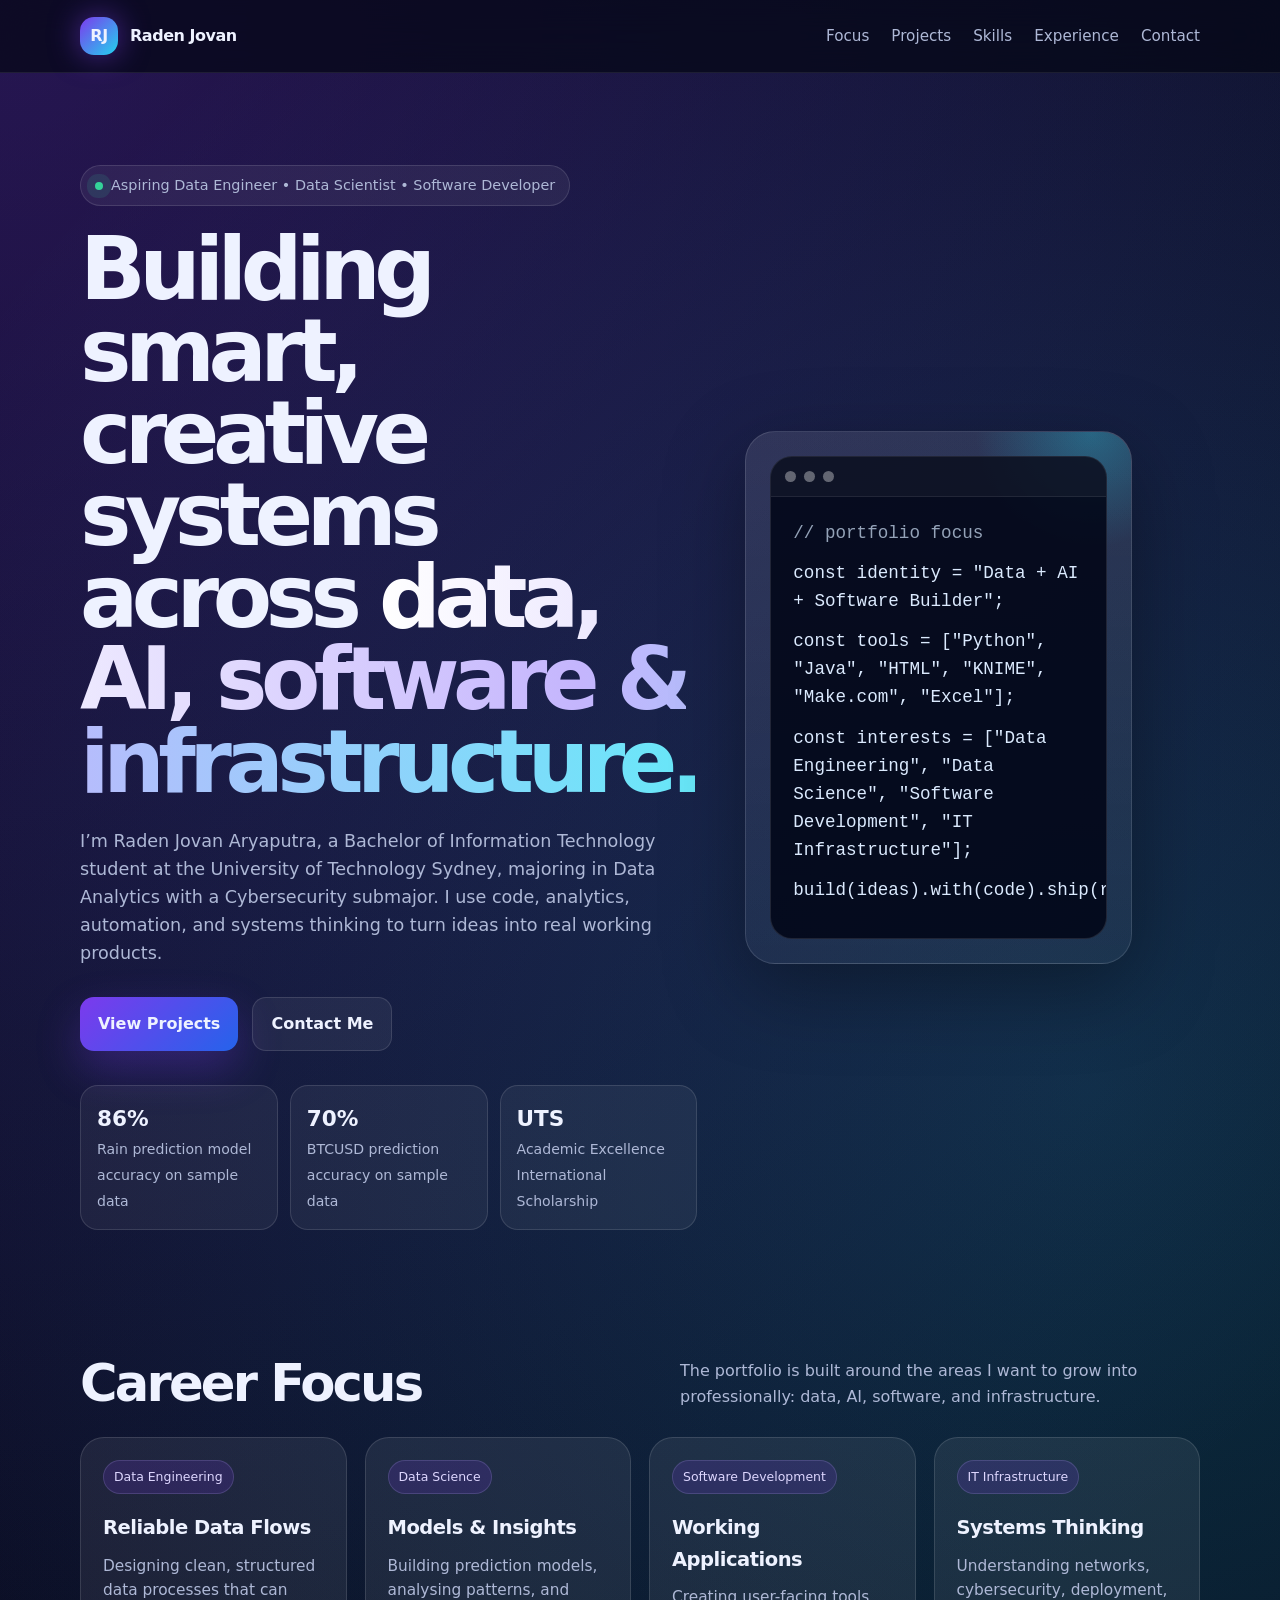
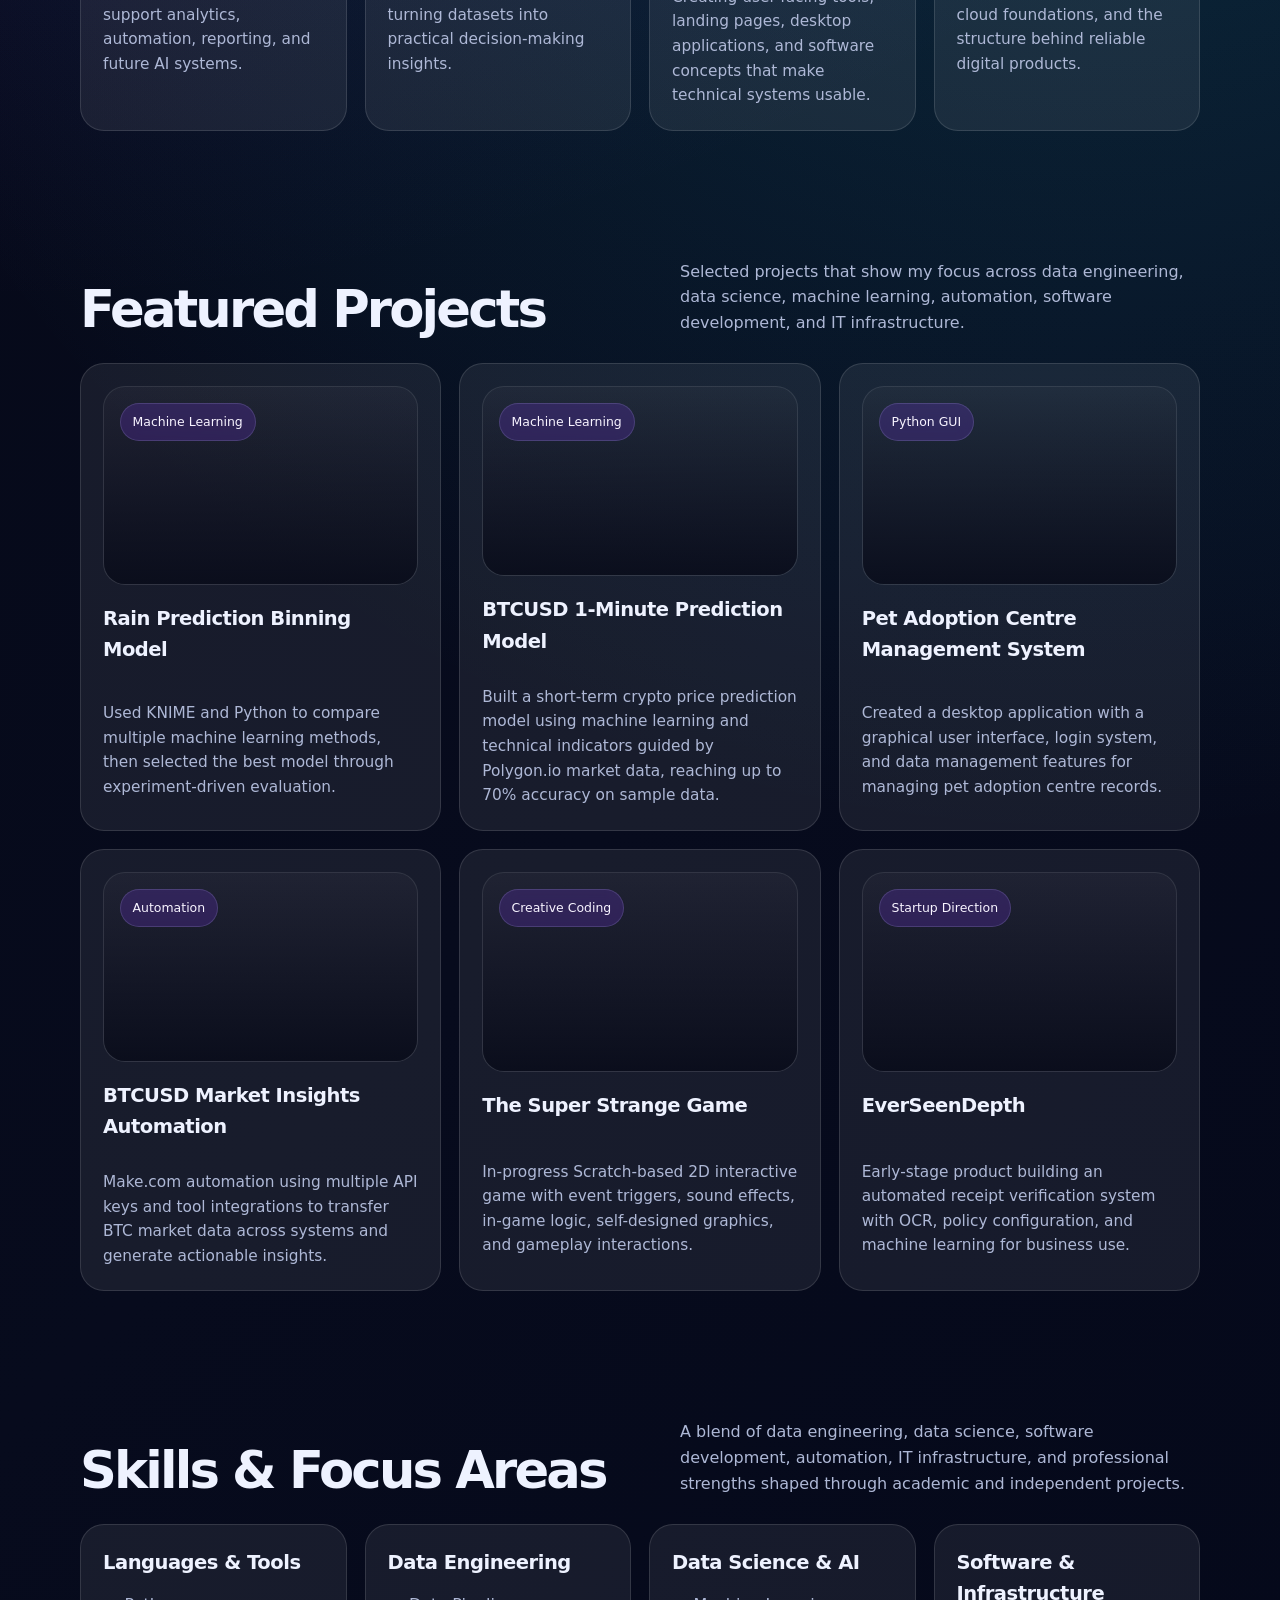
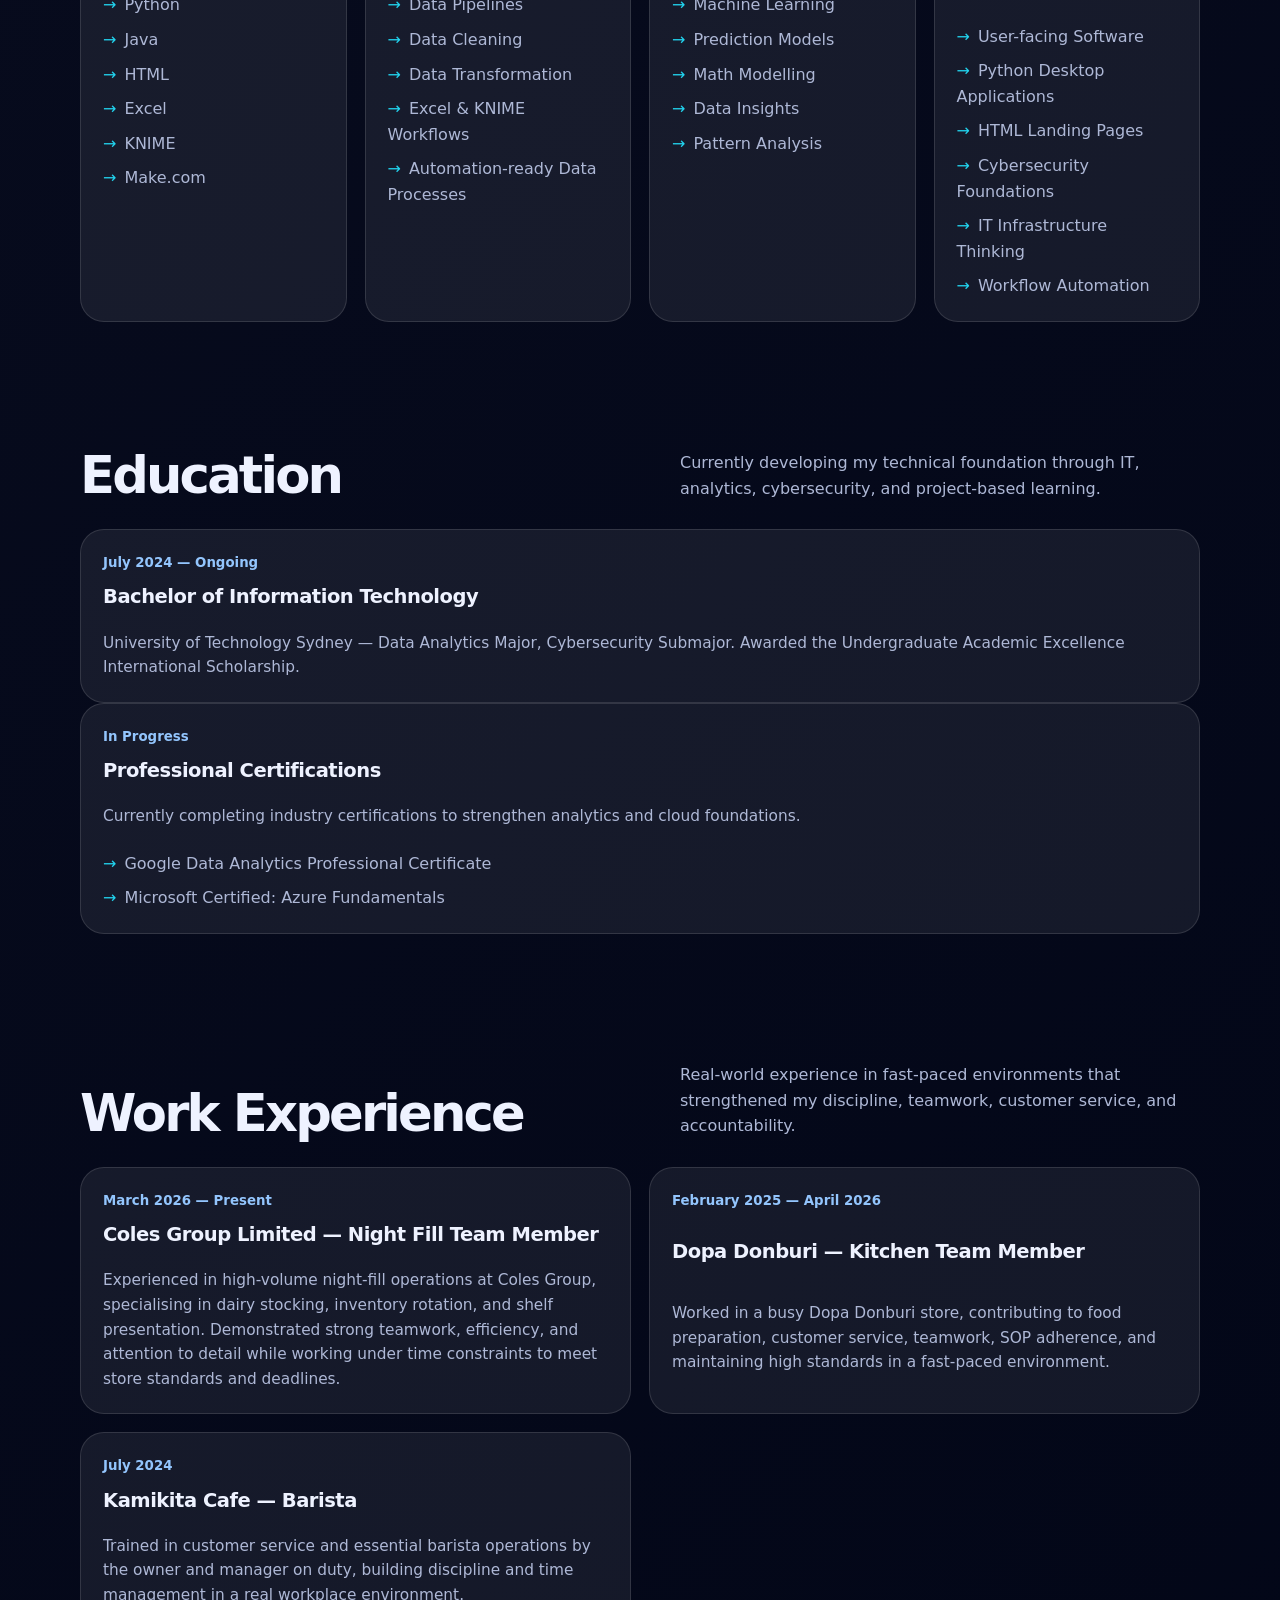
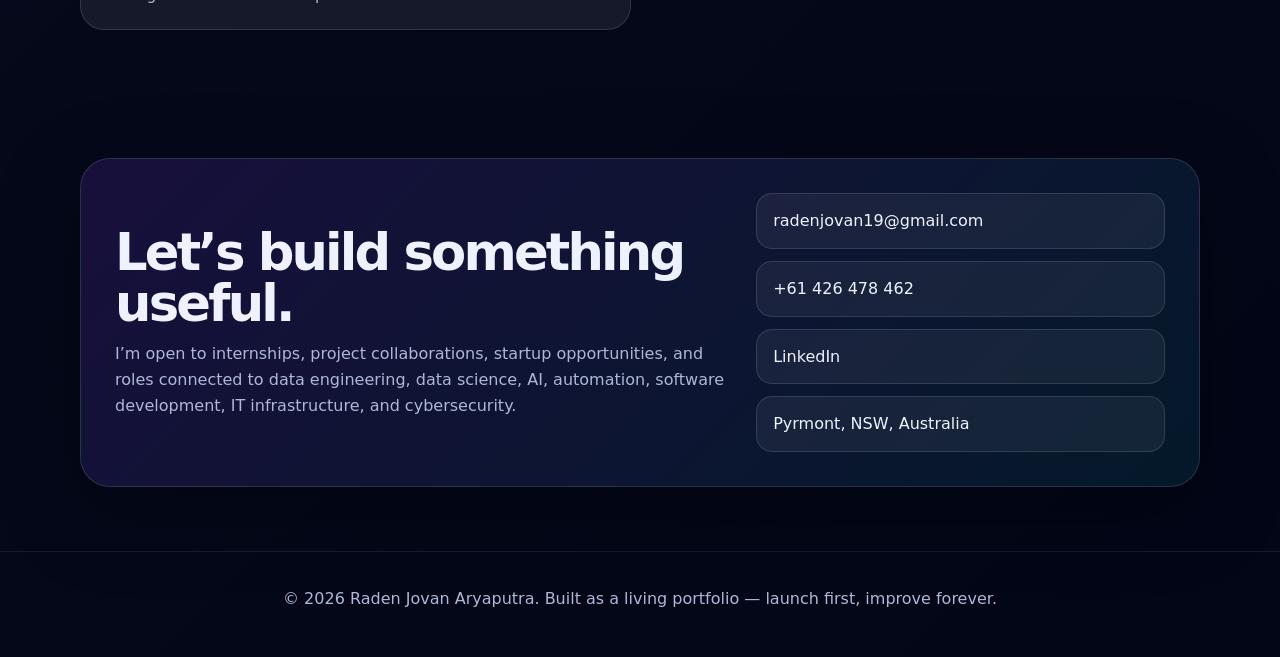
<file: index.html>
<!DOCTYPE html>
<html lang="en">
<head>
  <meta charset="UTF-8" />
  <meta name="viewport" content="width=device-width, initial-scale=1.0" />
  <title>Raden Jovan Aryaputra | Data, AI & Software Portfolio</title>
  <meta name="description" content="Portfolio landing page for Raden Jovan Aryaputra | Data Engineer, Data Scientist, Software Developer, and IT Infrastructure builder focused on AI, Analytics, Automation, and Real Systems." />
  <link rel="stylesheet" href="style.css">
</head>
<body>
  <nav>
    <div class="container nav-inner">
      <a href="#top" class="brand" aria-label="Raden Jovan Aryaputra home">
        <span class="brand-mark">RJ</span>
        <span>Raden Jovan</span>
      </a>
      <div class="nav-links">
        <a href="#focus">Focus</a>
        <a href="#projects">Projects</a>
        <a href="#skills">Skills</a>
        <a href="#experience">Experience</a>
        <a href="#contact">Contact</a>
      </div>
    </div>
  </nav>

  <main id="top" class="container">
    <section class="hero">
      <div>
        <div class="eyebrow"><span class="pulse"></span> Aspiring Data Engineer • Data Scientist • Software Developer</div>
        <h1>Building smart, creative systems across <span class="gradient-text">data, AI, software & infrastructure.</span></h1>
        <p>
          I’m Raden Jovan Aryaputra, a Bachelor of Information Technology student at the University of Technology Sydney,
          majoring in Data Analytics with a Cybersecurity submajor. I use code, analytics, automation, and systems thinking to turn ideas into real working products.
        </p>
        <div class="cta-row">
          <a class="btn btn-primary" href="#projects">View Projects</a>
          <a class="btn btn-secondary" href="mailto:radenjovan19@gmail.com">Contact Me</a>
        </div>
        <div class="stats">
          <div class="stat"><strong>86%</strong><span>Rain prediction model accuracy on sample data</span></div>
          <div class="stat"><strong>70%</strong><span>BTCUSD prediction accuracy on sample data</span></div>
          <div class="stat"><strong>UTS</strong><span>Academic Excellence International Scholarship</span></div>
        </div>
      </div>

      <aside class="hero-card" aria-label="Portfolio summary terminal card">
        <div class="terminal">
          <div class="terminal-bar">
            <span class="dot"></span><span class="dot"></span><span class="dot"></span>
          </div>
          <div class="terminal-body">
            <p><span class="comment">// portfolio focus</span></p>
            <p>const identity = "Data + AI + Software Builder";</p>
            <p>const tools = ["Python", "Java", "HTML", "KNIME", "Make.com", "Excel"];</p>
            <p>const interests = ["Data Engineering", "Data Science", "Software Development", "IT Infrastructure"];</p>
            <p>build(ideas).with(code).ship(realSystems);</p>
          </div>
        </div>
      </aside>
    </section>



    <section id="focus">
      <div class="section-heading">
        <div>
          <h2>Career Focus</h2>
        </div>
        <p>The portfolio is built around the areas I want to grow into professionally: data, AI, software, and infrastructure.</p>
      </div>
      <div class="grid skills-grid">
        <article class="card">
          <span class="tag">Data Engineering</span>
          <h3>Reliable Data Flows</h3>
          <p>Designing clean, structured data processes that can support analytics, automation, reporting, and future AI systems.</p>
        </article>
        <article class="card">
          <span class="tag">Data Science</span>
          <h3>Models & Insights</h3>
          <p>Building prediction models, analysing patterns, and turning datasets into practical decision-making insights.</p>
        </article>
        <article class="card">
          <span class="tag">Software Development</span>
          <h3>Working Applications</h3>
          <p>Creating user-facing tools, landing pages, desktop applications, and software concepts that make technical systems usable.</p>
        </article>
        <article class="card">
          <span class="tag">IT Infrastructure</span>
          <h3>Systems Thinking</h3>
          <p>Understanding networks, cybersecurity, deployment, cloud foundations, and the structure behind reliable digital products.</p>
        </article>
      </div>
    </section>

    <section id="projects">
      <div class="section-heading">
        <div>
          <h2>Featured Projects</h2>
        </div>
        <p>Selected projects that show my focus across data engineering, data science, machine learning, automation, software development, and IT infrastructure.</p>
      </div>
      <div class="grid projects-grid">
        <article class="card project-card">
          <div class="project-thumb project-thumb-1">
            <span class="project-label">Machine Learning</span>
            <div class="project-preview"></div>
            <a class="project-cta" href="rain-prediction.html" aria-label="View more about Rain Prediction Binning Model">Click to view more</a>
          </div>
          <h3>Rain Prediction Binning Model</h3>
          <p>Used KNIME and Python to compare multiple machine learning methods, then selected the best model through experiment-driven evaluation.</p>
        </article>
        <article class="card project-card">
          <div class="project-thumb project-thumb-2">
            <span class="project-label">Machine Learning</span>
            <div class="project-preview"></div>
            <a class="project-cta" href="btcusd-prediction.html" aria-label="View more about BTCUSD 1-Minute Prediction Model">Click to view more</a>
          </div>
          <h3>BTCUSD 1-Minute Prediction Model</h3>
          <p>Built a short-term crypto price prediction model using machine learning and technical indicators guided by Polygon.io market data, reaching up to 70% accuracy on sample data.</p>
        </article>
        <article class="card project-card">
          <div class="project-thumb project-thumb-3">
            <span class="project-label">Python GUI</span>
            <div class="project-preview"></div>
            <a class="project-cta" href="pet-adoption.html" aria-label="View more about Pet Adoption Centre Management System">Click to view more</a>
          </div>
          <h3>Pet Adoption Centre Management System</h3>
          <p>Created a desktop application with a graphical user interface, login system, and data management features for managing pet adoption centre records.</p>
        </article>
        <article class="card project-card">
          <div class="project-thumb project-thumb-4">
            <span class="project-label">Automation</span>
            <div class="project-preview"></div>
            <a class="project-cta" href="btc-market-automation.html" aria-label="View more about BTCUSD Market Insights Automation">Click to view more</a>
          </div>
          <h3>BTCUSD Market Insights Automation</h3>
          <p>Make.com automation using multiple API keys and tool integrations to transfer BTC market data across systems and generate actionable insights.</p>
        </article>
        <article class="card project-card">
          <div class="project-thumb project-thumb-5">
            <span class="project-label">Creative Coding</span>
            <div class="project-preview"></div>
            <a class="project-cta" href="super-strange-game.html" aria-label="View more about The Super Strange Game">Click to view more</a>
          </div>
          <h3>The Super Strange Game</h3>
          <p>In-progress Scratch-based 2D interactive game with event triggers, sound effects, in-game logic, self-designed graphics, and gameplay interactions.</p>
        </article>
        <article class="card project-card">
          <div class="project-thumb project-thumb-6">
            <span class="project-label">Startup Direction</span>
            <div class="project-preview"></div>
            <a class="project-cta" href="everseen-depth.html" aria-label="View more about EverSeenDepth">Click to view more</a>
          </div>
          <h3>EverSeenDepth</h3>
          <p>Early-stage product building an automated receipt verification system with OCR, policy configuration, and machine learning for business use.</p>
        </article>
      </div>
    </section>

    <section id="skills">
      <div class="section-heading">
        <div>
          <h2>Skills & Focus Areas</h2>
        </div>
        <p>A blend of data engineering, data science, software development, automation, IT infrastructure, and professional strengths shaped through academic and independent projects.</p>
      </div>
      <div class="grid skills-grid">
        <article class="card">
          <h3>Languages & Tools</h3>
          <ul class="skill-list">
            <li>Python</li>
            <li>Java</li>
            <li>HTML</li>
            <li>Excel</li>
            <li>KNIME</li>
            <li>Make.com</li>
          </ul>
        </article>
        <article class="card">
          <h3>Data Engineering</h3>
          <ul class="skill-list">
            <li>Data Pipelines</li>
            <li>Data Cleaning</li>
            <li>Data Transformation</li>
            <li>Excel & KNIME Workflows</li>
            <li>Automation-ready Data Processes</li>
          </ul>
        </article>
        <article class="card">
          <h3>Data Science & AI</h3>
          <ul class="skill-list">
            <li>Machine Learning</li>
            <li>Prediction Models</li>
            <li>Math Modelling</li>
            <li>Data Insights</li>
            <li>Pattern Analysis</li>
          </ul>
        </article>
        <article class="card">
          <h3>Software & Infrastructure</h3>
          <ul class="skill-list">
            <li>User-facing Software</li>
            <li>Python Desktop Applications</li>
            <li>HTML Landing Pages</li>
            <li>Cybersecurity Foundations</li>
            <li>IT Infrastructure Thinking</li>
            <li>Workflow Automation</li>
          </ul>
        </article>
      </div>
    </section>

    <section id="education">
      <div class="section-heading">
        <div>
          <h2>Education</h2>
        </div>
        <p>Currently developing my technical foundation through IT, analytics, cybersecurity, and project-based learning.</p>
      </div>
      <article class="card timeline-item">
        <small>July 2024 — Ongoing</small>
        <h3>Bachelor of Information Technology</h3>
        <p>University of Technology Sydney — Data Analytics Major, Cybersecurity Submajor. Awarded the Undergraduate Academic Excellence International Scholarship.</p>
      </article>
      <article class="card timeline-item">
        <small>In Progress</small>
        <h3>Professional Certifications</h3>
        <p>Currently completing industry certifications to strengthen analytics and cloud foundations.</p>
        <ul class="skill-list">
          <li>Google Data Analytics Professional Certificate</li>
          <li>Microsoft Certified: Azure Fundamentals</li>
        </ul>
      </article>
    </section>

    <section id="experience">
      <div class="section-heading">
        <div>
          <h2>Work Experience</h2>
        </div>
        <p>Real-world experience in fast-paced environments that strengthened my discipline, teamwork, customer service, and accountability.</p>
      </div>
      <div class="grid experience-grid">
        <article class="card timeline-item">
          <small>March 2026 — Present</small>
          <h3>Coles Group Limited — Night Fill Team Member</h3>
          <p>Experienced in high-volume night-fill operations at Coles Group, specialising in dairy stocking, inventory rotation, and shelf presentation. Demonstrated strong teamwork, efficiency, and attention to detail while working under time constraints to meet store standards and deadlines.</p>
        </article>
        <article class="card timeline-item">
          <small>February 2025 — April 2026</small>
          <h3>Dopa Donburi — Kitchen Team Member</h3>
          <p>Worked in a busy Dopa Donburi store, contributing to food preparation, customer service, teamwork, SOP adherence, and maintaining high standards in a fast-paced environment.</p>
        </article>
        <article class="card timeline-item">
          <small>July 2024</small>
          <h3>Kamikita Cafe — Barista</h3>
          <p>Trained in customer service and essential barista operations by the owner and manager on duty, building discipline and time management in a real workplace environment.</p>
        </article>
      </div>
    </section>

    <section id="contact">
      <div class="contact-panel">
        <div>
          <h2>Let’s build something useful.</h2>
          <p>
            I’m open to internships, project collaborations, startup opportunities, and roles connected to data engineering,
            data science, AI, automation, software development, IT infrastructure, and cybersecurity.
          </p>
        </div>
        <div class="contact-links">
          <a class="contact-link" href="mailto:radenjovan19@gmail.com">radenjovan19@gmail.com</a>
          <a class="contact-link" href="tel:+61426478462">+61 426 478 462</a>
          <a class="contact-link" href="https://www.linkedin.com/in/raden-jovan-aryaputra-604a96321/" target="_blank" rel="noreferrer">LinkedIn</a>
          <span class="contact-link">Pyrmont, NSW, Australia</span>
        </div>
      </div>
    </section>
  </main>

  <footer>
    <div class="container">
      © 2026 Raden Jovan Aryaputra. Built as a living portfolio — launch first, improve forever.
    </div>
  </footer>
</body>
</html>
</file>
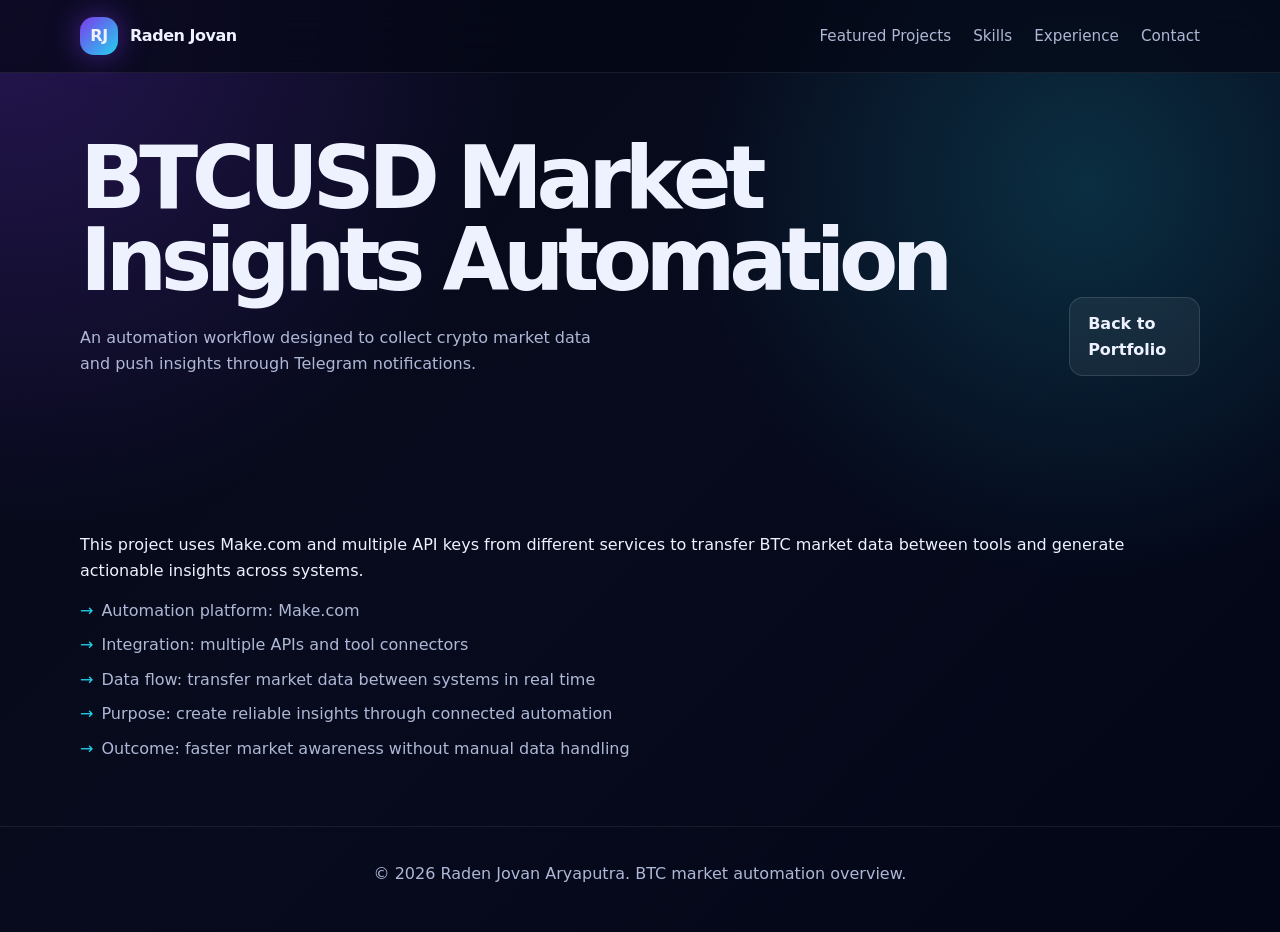
<file: btc-market-automation.html>
<!DOCTYPE html>
<html lang="en">
<head>
  <meta charset="UTF-8" />
  <meta name="viewport" content="width=device-width, initial-scale=1.0" />
  <title>BTCUSD Market Insights Automation | Raden Jovan Aryaputra</title>
  <link rel="stylesheet" href="style.css">
</head>
<body>
  <nav>
    <div class="container nav-inner">
      <a href="index.html#top" class="brand" aria-label="Back to home">
        <span class="brand-mark">RJ</span>
        <span>Raden Jovan</span>
      </a>
      <div class="nav-links">
        <a href="index.html#projects">Featured Projects</a>
        <a href="index.html#skills">Skills</a>
        <a href="index.html#experience">Experience</a>
        <a href="index.html#contact">Contact</a>
      </div>
    </div>
  </nav>

  <main class="container">
    <section class="section-heading">
      <div>
        <h1>BTCUSD Market Insights Automation</h1>
        <p>An automation workflow designed to collect crypto market data and push insights through Telegram notifications.</p>
      </div>
      <a class="btn btn-secondary" href="index.html#projects">Back to Portfolio</a>
    </section>

    <section class="project-detail">
      <p>This project uses Make.com and multiple API keys from different services to transfer BTC market data between tools and generate actionable insights across systems.</p>
      <ul class="skill-list">
        <li>Automation platform: Make.com</li>
        <li>Integration: multiple APIs and tool connectors</li>
        <li>Data flow: transfer market data between systems in real time</li>
        <li>Purpose: create reliable insights through connected automation</li>
        <li>Outcome: faster market awareness without manual data handling</li>
      </ul>
    </section>
  </main>

  <footer>
    <div class="container">
      © 2026 Raden Jovan Aryaputra. BTC market automation overview.
    </div>
  </footer>
</body>
</html>
</file>
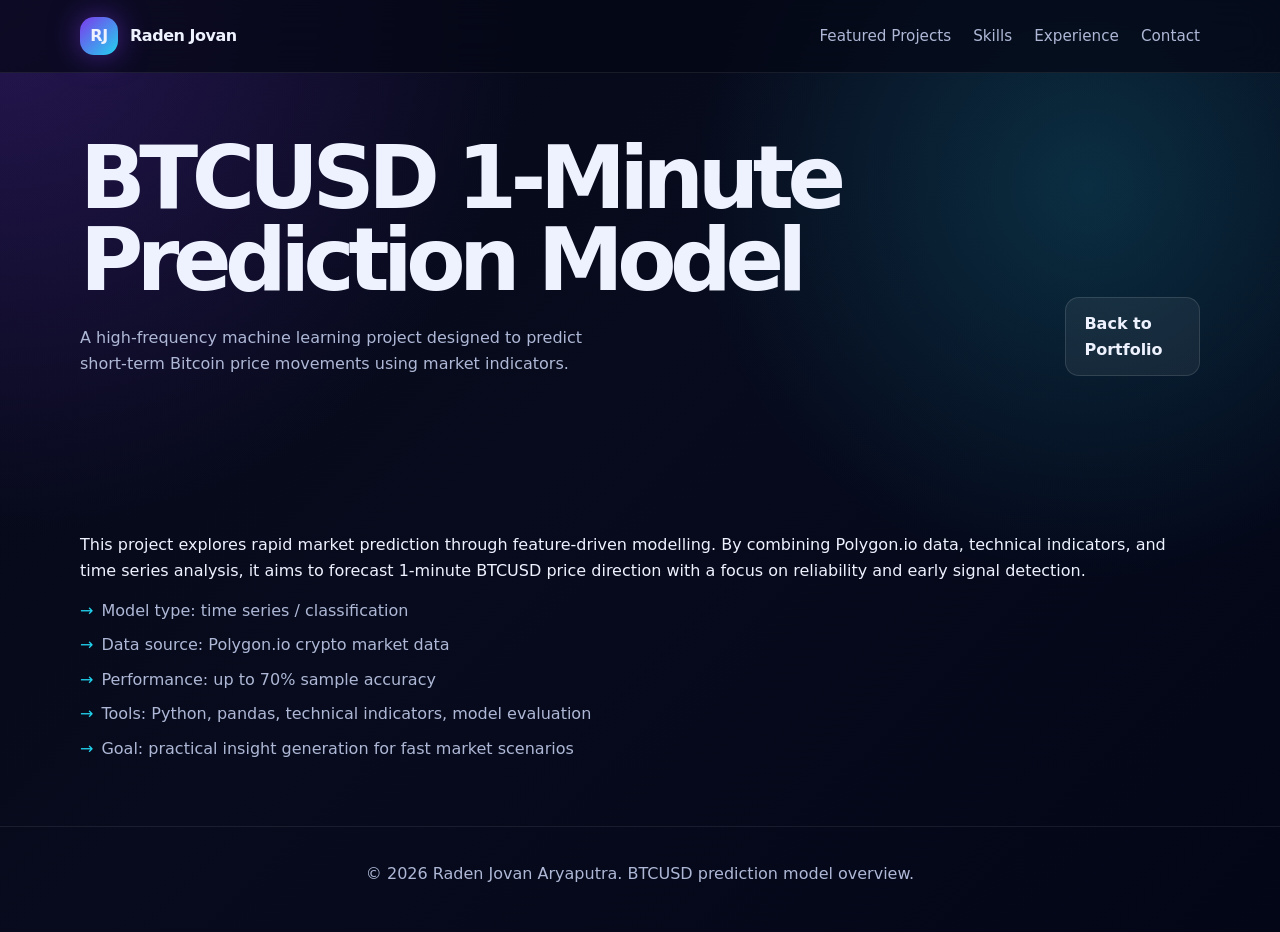
<file: btcusd-prediction.html>
<!DOCTYPE html>
<html lang="en">
<head>
  <meta charset="UTF-8" />
  <meta name="viewport" content="width=device-width, initial-scale=1.0" />
  <title>BTCUSD 1-Minute Prediction Model | Raden Jovan Aryaputra</title>
  <link rel="stylesheet" href="style.css">
</head>
<body>
  <nav>
    <div class="container nav-inner">
      <a href="index.html#top" class="brand" aria-label="Back to home">
        <span class="brand-mark">RJ</span>
        <span>Raden Jovan</span>
      </a>
      <div class="nav-links">
        <a href="index.html#projects">Featured Projects</a>
        <a href="index.html#skills">Skills</a>
        <a href="index.html#experience">Experience</a>
        <a href="index.html#contact">Contact</a>
      </div>
    </div>
  </nav>

  <main class="container">
    <section class="section-heading">
      <div>
        <h1>BTCUSD 1-Minute Prediction Model</h1>
        <p>A high-frequency machine learning project designed to predict short-term Bitcoin price movements using market indicators.</p>
      </div>
      <a class="btn btn-secondary" href="index.html#projects">Back to Portfolio</a>
    </section>

    <section class="project-detail">
      <p>This project explores rapid market prediction through feature-driven modelling. By combining Polygon.io data, technical indicators, and time series analysis, it aims to forecast 1-minute BTCUSD price direction with a focus on reliability and early signal detection.</p>
      <ul class="skill-list">
        <li>Model type: time series / classification</li>
        <li>Data source: Polygon.io crypto market data</li>
        <li>Performance: up to 70% sample accuracy</li>
        <li>Tools: Python, pandas, technical indicators, model evaluation</li>
        <li>Goal: practical insight generation for fast market scenarios</li>
      </ul>
    </section>
  </main>

  <footer>
    <div class="container">
      © 2026 Raden Jovan Aryaputra. BTCUSD prediction model overview.
    </div>
  </footer>
</body>
</html>
</file>
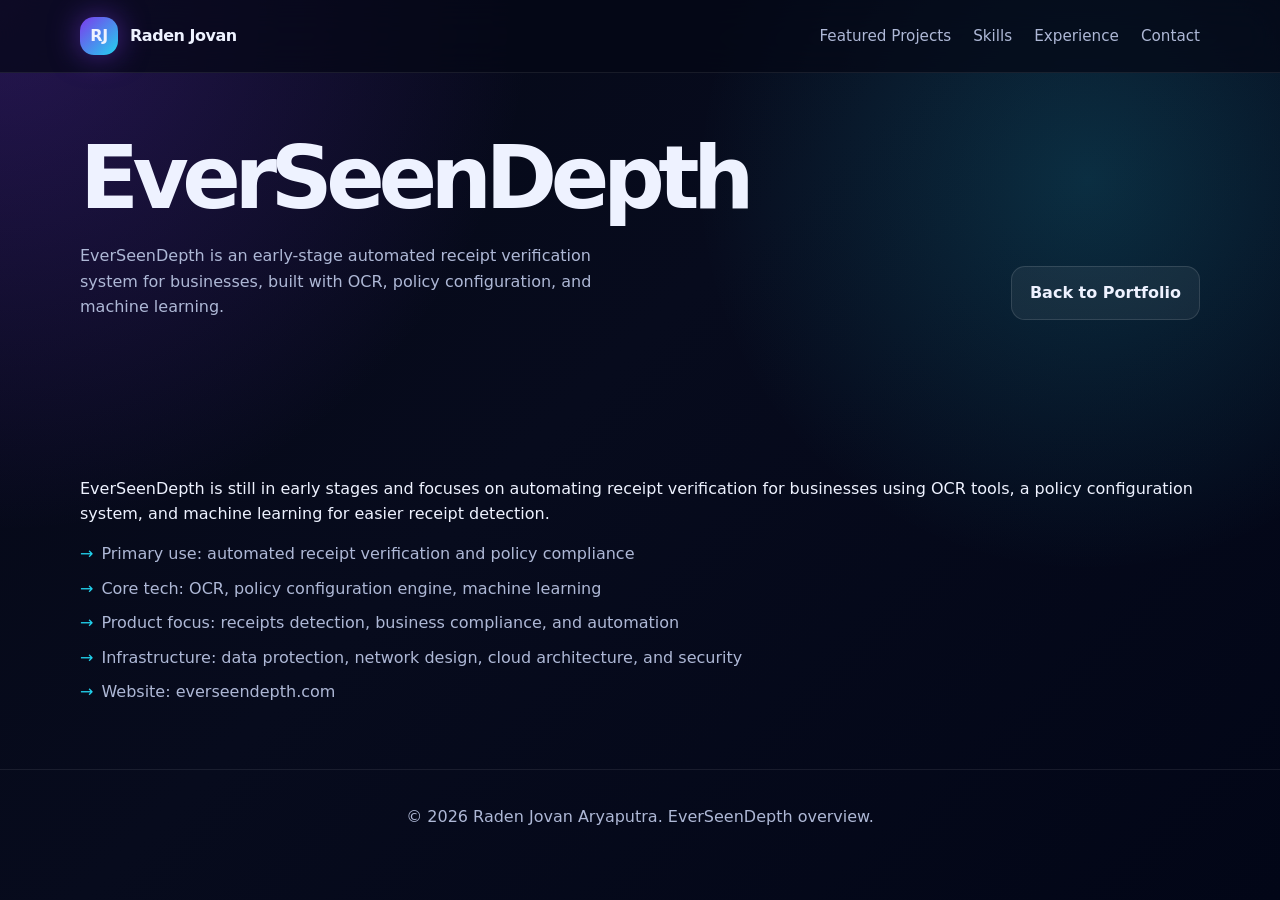
<file: everseen-depth.html>
<!DOCTYPE html>
<html lang="en">
<head>
  <meta charset="UTF-8" />
  <meta name="viewport" content="width=device-width, initial-scale=1.0" />
  <title>EverSeenDepth | Raden Jovan Aryaputra</title>
  <link rel="stylesheet" href="style.css">
</head>
<body>
  <nav>
    <div class="container nav-inner">
      <a href="index.html#top" class="brand" aria-label="Back to home">
        <span class="brand-mark">RJ</span>
        <span>Raden Jovan</span>
      </a>
      <div class="nav-links">
        <a href="index.html#projects">Featured Projects</a>
        <a href="index.html#skills">Skills</a>
        <a href="index.html#experience">Experience</a>
        <a href="index.html#contact">Contact</a>
      </div>
    </div>
  </nav>

  <main class="container">
    <section class="section-heading">
      <div>
        <h1>EverSeenDepth</h1>
        <p>EverSeenDepth is an early-stage automated receipt verification system for businesses, built with OCR, policy configuration, and machine learning.</p>
      </div>
      <a class="btn btn-secondary" href="index.html#projects">Back to Portfolio</a>
    </section>

    <section class="project-detail">
      <p>EverSeenDepth is still in early stages and focuses on automating receipt verification for businesses using OCR tools, a policy configuration system, and machine learning for easier receipt detection.</p>
      <ul class="skill-list">
        <li>Primary use: automated receipt verification and policy compliance</li>
        <li>Core tech: OCR, policy configuration engine, machine learning</li>
        <li>Product focus: receipts detection, business compliance, and automation</li>
        <li>Infrastructure: data protection, network design, cloud architecture, and security</li>
        <li>Website: <a href="https://everseendepth.com" target="_blank" rel="noreferrer">everseendepth.com</a></li>
      </ul>
    </section>
  </main>

  <footer>
    <div class="container">
      © 2026 Raden Jovan Aryaputra. EverSeenDepth overview.
    </div>
  </footer>
</body>
</html>
</file>
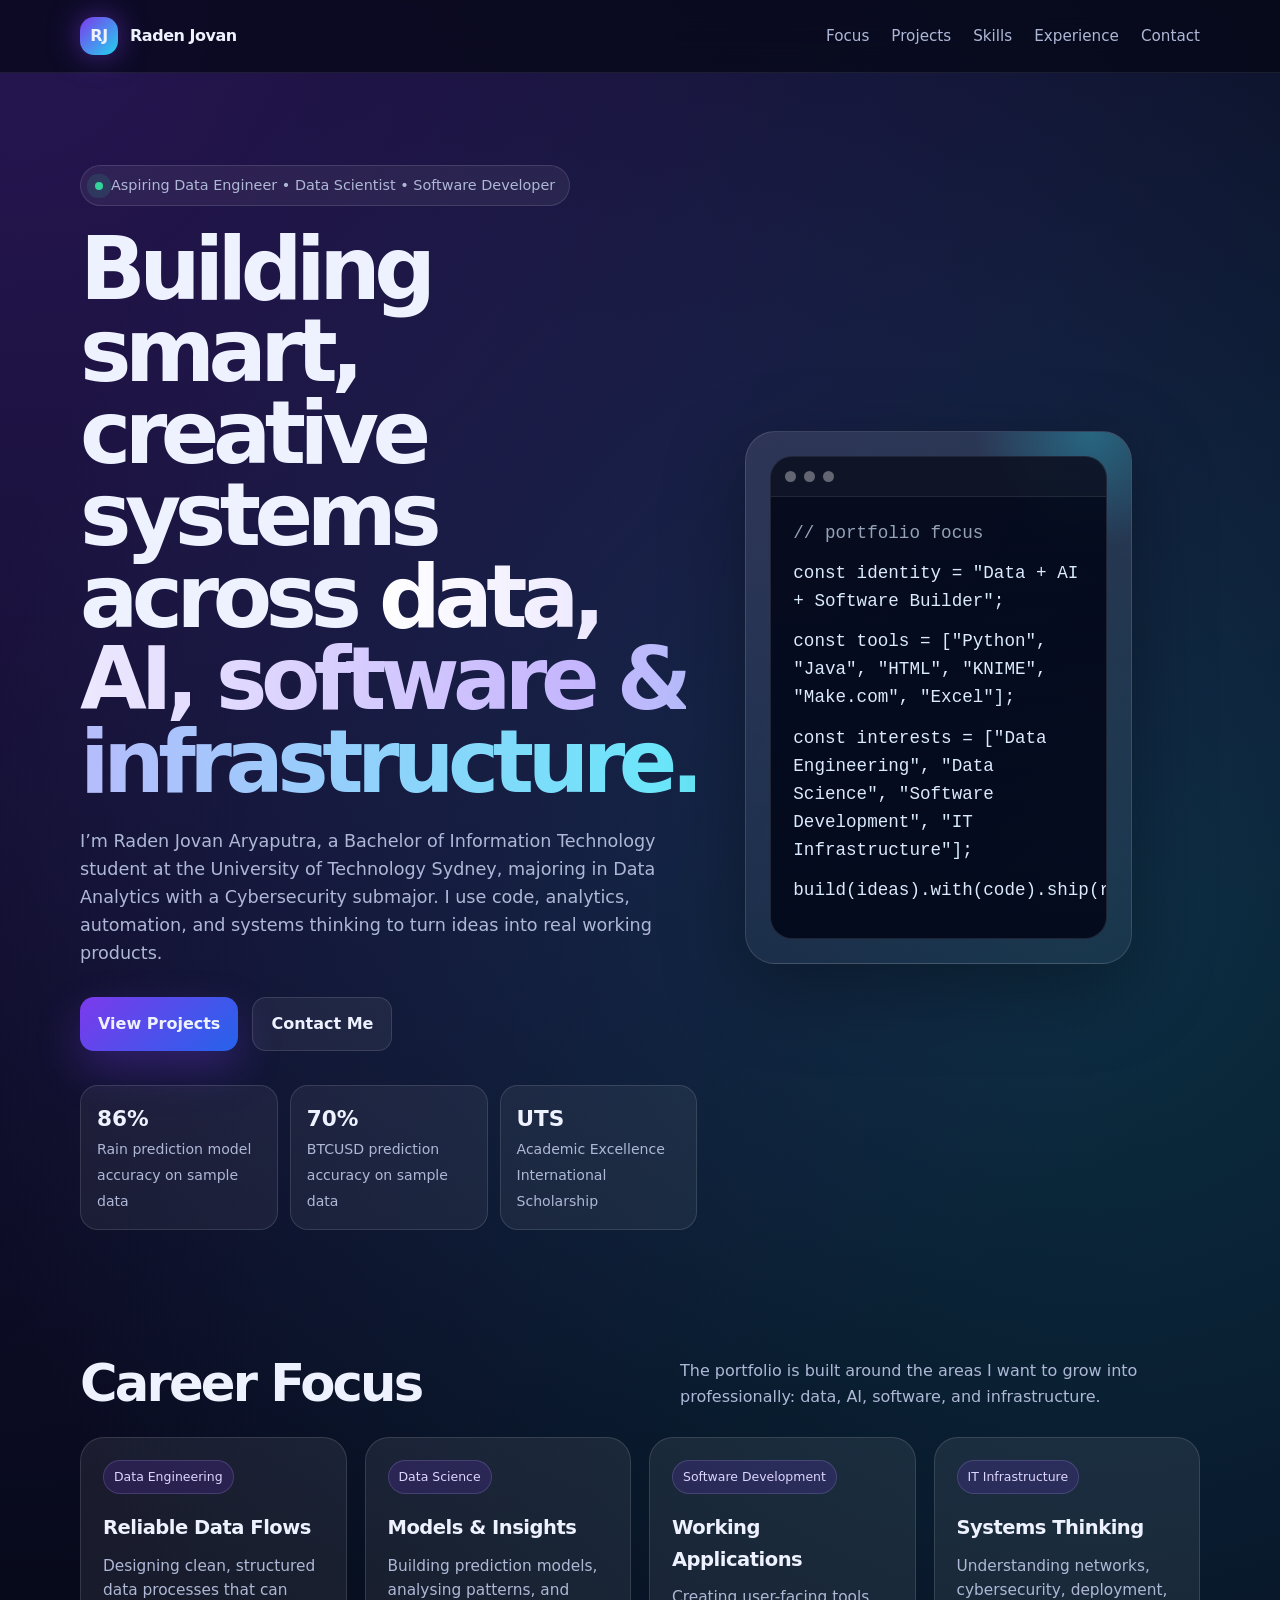
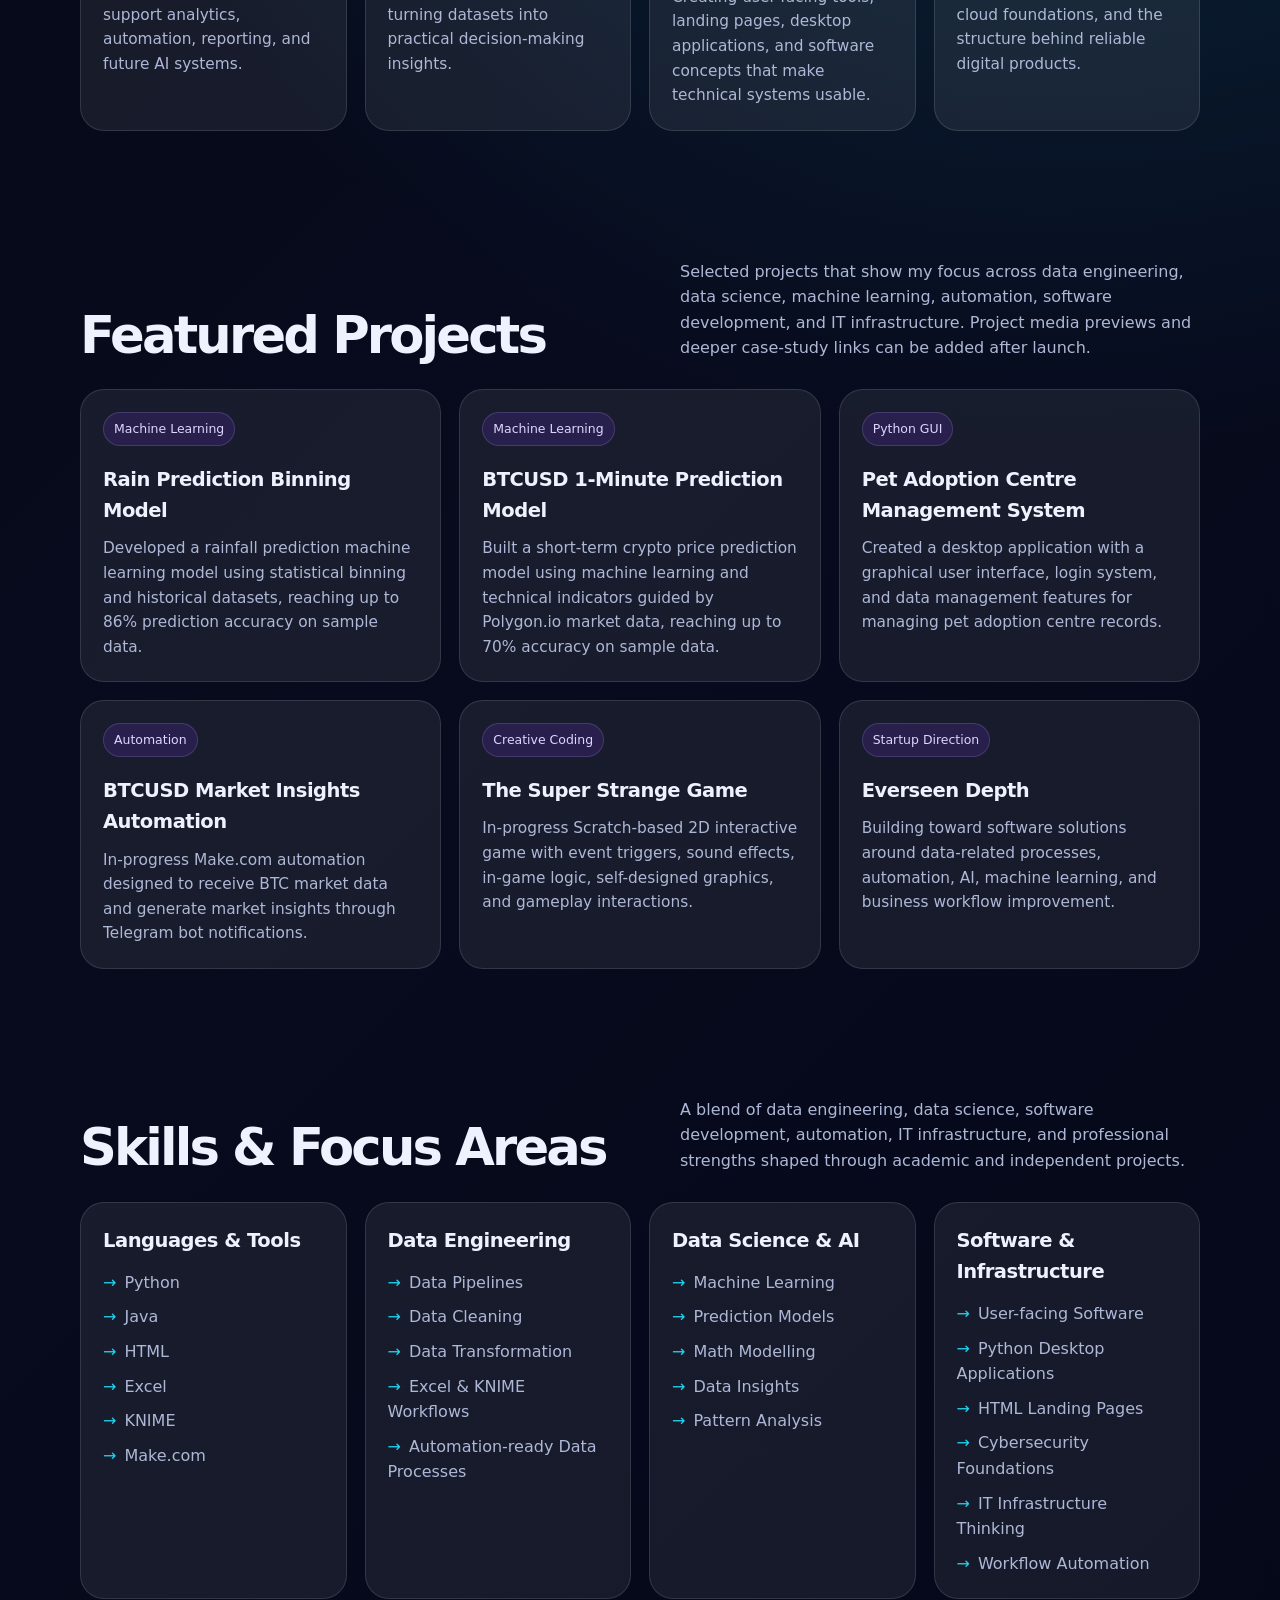
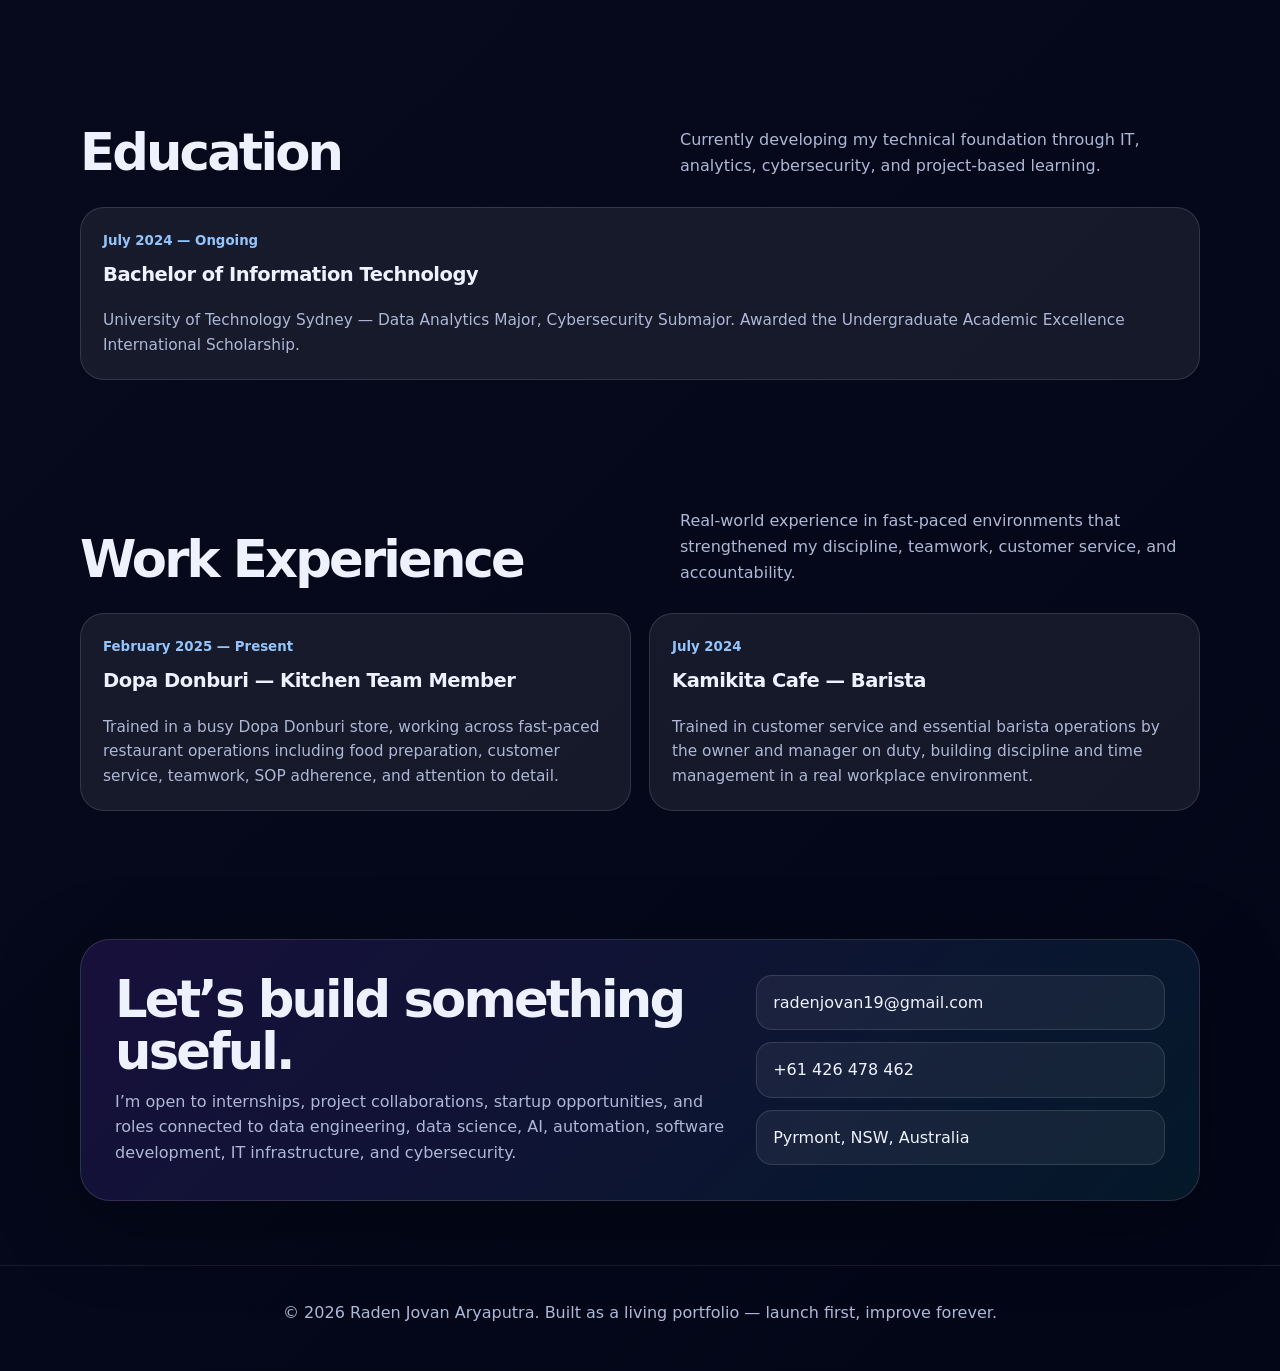
<file: index_separated.html>
<!DOCTYPE html>
<html lang="en">
<head>
  <meta charset="UTF-8" />
  <meta name="viewport" content="width=device-width, initial-scale=1.0" />
  <title>Raden Jovan Aryaputra | Data, AI & Software Portfolio</title>
  <meta name="description" content="Portfolio landing page for Raden Jovan Aryaputra, an aspiring Data Engineer, Data Scientist, Software Developer, and IT Infrastructure builder focused on AI, analytics, automation, and real systems." />
  <link rel="stylesheet" href="style.css">
</head>
<body>
  <nav>
    <div class="container nav-inner">
      <a href="#top" class="brand" aria-label="Raden Jovan Aryaputra home">
        <span class="brand-mark">RJ</span>
        <span>Raden Jovan</span>
      </a>
      <div class="nav-links">
        <a href="#focus">Focus</a>
        <a href="#projects">Projects</a>
        <a href="#skills">Skills</a>
        <a href="#experience">Experience</a>
        <a href="#contact">Contact</a>
      </div>
    </div>
  </nav>

  <main id="top" class="container">
    <section class="hero">
      <div>
        <div class="eyebrow"><span class="pulse"></span> Aspiring Data Engineer • Data Scientist • Software Developer</div>
        <h1>Building smart, creative systems across <span class="gradient-text">data, AI, software & infrastructure.</span></h1>
        <p>
          I’m Raden Jovan Aryaputra, a Bachelor of Information Technology student at the University of Technology Sydney,
          majoring in Data Analytics with a Cybersecurity submajor. I use code, analytics, automation, and systems thinking to turn ideas into real working products.
        </p>
        <div class="cta-row">
          <a class="btn btn-primary" href="#projects">View Projects</a>
          <a class="btn btn-secondary" href="mailto:radenjovan19@gmail.com">Contact Me</a>
        </div>
        <div class="stats">
          <div class="stat"><strong>86%</strong><span>Rain prediction model accuracy on sample data</span></div>
          <div class="stat"><strong>70%</strong><span>BTCUSD prediction accuracy on sample data</span></div>
          <div class="stat"><strong>UTS</strong><span>Academic Excellence International Scholarship</span></div>
        </div>
      </div>

      <aside class="hero-card" aria-label="Portfolio summary terminal card">
        <div class="terminal">
          <div class="terminal-bar">
            <span class="dot"></span><span class="dot"></span><span class="dot"></span>
          </div>
          <div class="terminal-body">
            <p><span class="comment">// portfolio focus</span></p>
            <p>const identity = "Data + AI + Software Builder";</p>
            <p>const tools = ["Python", "Java", "HTML", "KNIME", "Make.com", "Excel"];</p>
            <p>const interests = ["Data Engineering", "Data Science", "Software Development", "IT Infrastructure"];</p>
            <p>build(ideas).with(code).ship(realSystems);</p>
          </div>
        </div>
      </aside>
    </section>



    <section id="focus">
      <div class="section-heading">
        <div>
          <h2>Career Focus</h2>
        </div>
        <p>The portfolio is built around the areas I want to grow into professionally: data, AI, software, and infrastructure.</p>
      </div>
      <div class="grid skills-grid">
        <article class="card">
          <span class="tag">Data Engineering</span>
          <h3>Reliable Data Flows</h3>
          <p>Designing clean, structured data processes that can support analytics, automation, reporting, and future AI systems.</p>
        </article>
        <article class="card">
          <span class="tag">Data Science</span>
          <h3>Models & Insights</h3>
          <p>Building prediction models, analysing patterns, and turning datasets into practical decision-making insights.</p>
        </article>
        <article class="card">
          <span class="tag">Software Development</span>
          <h3>Working Applications</h3>
          <p>Creating user-facing tools, landing pages, desktop applications, and software concepts that make technical systems usable.</p>
        </article>
        <article class="card">
          <span class="tag">IT Infrastructure</span>
          <h3>Systems Thinking</h3>
          <p>Understanding networks, cybersecurity, deployment, cloud foundations, and the structure behind reliable digital products.</p>
        </article>
      </div>
    </section>

    <section id="projects">
      <div class="section-heading">
        <div>
          <h2>Featured Projects</h2>
        </div>
        <p>Selected projects that show my focus across data engineering, data science, machine learning, automation, software development, and IT infrastructure. Project media previews and deeper case-study links can be added after launch.</p>
      </div>
      <div class="grid projects-grid">
        <article class="card">
          <span class="tag">Machine Learning</span>
          <h3>Rain Prediction Binning Model</h3>
          <p>Developed a rainfall prediction machine learning model using statistical binning and historical datasets, reaching up to 86% prediction accuracy on sample data.</p>
        </article>
        <article class="card">
          <span class="tag">Machine Learning</span>
          <h3>BTCUSD 1-Minute Prediction Model</h3>
          <p>Built a short-term crypto price prediction model using machine learning and technical indicators guided by Polygon.io market data, reaching up to 70% accuracy on sample data.</p>
        </article>
        <article class="card">
          <span class="tag">Python GUI</span>
          <h3>Pet Adoption Centre Management System</h3>
          <p>Created a desktop application with a graphical user interface, login system, and data management features for managing pet adoption centre records.</p>
        </article>
        <article class="card">
          <span class="tag">Automation</span>
          <h3>BTCUSD Market Insights Automation</h3>
          <p>In-progress Make.com automation designed to receive BTC market data and generate market insights through Telegram bot notifications.</p>
        </article>
        <article class="card">
          <span class="tag">Creative Coding</span>
          <h3>The Super Strange Game</h3>
          <p>In-progress Scratch-based 2D interactive game with event triggers, sound effects, in-game logic, self-designed graphics, and gameplay interactions.</p>
        </article>
        <article class="card">
          <span class="tag">Startup Direction</span>
          <h3>Everseen Depth</h3>
          <p>Building toward software solutions around data-related processes, automation, AI, machine learning, and business workflow improvement.</p>
        </article>
      </div>
    </section>

    <section id="skills">
      <div class="section-heading">
        <div>
          <h2>Skills & Focus Areas</h2>
        </div>
        <p>A blend of data engineering, data science, software development, automation, IT infrastructure, and professional strengths shaped through academic and independent projects.</p>
      </div>
      <div class="grid skills-grid">
        <article class="card">
          <h3>Languages & Tools</h3>
          <ul class="skill-list">
            <li>Python</li>
            <li>Java</li>
            <li>HTML</li>
            <li>Excel</li>
            <li>KNIME</li>
            <li>Make.com</li>
          </ul>
        </article>
        <article class="card">
          <h3>Data Engineering</h3>
          <ul class="skill-list">
            <li>Data Pipelines</li>
            <li>Data Cleaning</li>
            <li>Data Transformation</li>
            <li>Excel & KNIME Workflows</li>
            <li>Automation-ready Data Processes</li>
          </ul>
        </article>
        <article class="card">
          <h3>Data Science & AI</h3>
          <ul class="skill-list">
            <li>Machine Learning</li>
            <li>Prediction Models</li>
            <li>Math Modelling</li>
            <li>Data Insights</li>
            <li>Pattern Analysis</li>
          </ul>
        </article>
        <article class="card">
          <h3>Software & Infrastructure</h3>
          <ul class="skill-list">
            <li>User-facing Software</li>
            <li>Python Desktop Applications</li>
            <li>HTML Landing Pages</li>
            <li>Cybersecurity Foundations</li>
            <li>IT Infrastructure Thinking</li>
            <li>Workflow Automation</li>
          </ul>
        </article>
      </div>
    </section>

    <section id="education">
      <div class="section-heading">
        <div>
          <h2>Education</h2>
        </div>
        <p>Currently developing my technical foundation through IT, analytics, cybersecurity, and project-based learning.</p>
      </div>
      <article class="card timeline-item">
        <small>July 2024 — Ongoing</small>
        <h3>Bachelor of Information Technology</h3>
        <p>University of Technology Sydney — Data Analytics Major, Cybersecurity Submajor. Awarded the Undergraduate Academic Excellence International Scholarship.</p>
      </article>
    </section>

    <section id="experience">
      <div class="section-heading">
        <div>
          <h2>Work Experience</h2>
        </div>
        <p>Real-world experience in fast-paced environments that strengthened my discipline, teamwork, customer service, and accountability.</p>
      </div>
      <div class="grid experience-grid">
        <article class="card timeline-item">
          <small>February 2025 — Present</small>
          <h3>Dopa Donburi — Kitchen Team Member</h3>
          <p>Trained in a busy Dopa Donburi store, working across fast-paced restaurant operations including food preparation, customer service, teamwork, SOP adherence, and attention to detail.</p>
        </article>
        <article class="card timeline-item">
          <small>July 2024</small>
          <h3>Kamikita Cafe — Barista</h3>
          <p>Trained in customer service and essential barista operations by the owner and manager on duty, building discipline and time management in a real workplace environment.</p>
        </article>
      </div>
    </section>

    <section id="contact">
      <div class="contact-panel">
        <div>
          <h2>Let’s build something useful.</h2>
          <p>
            I’m open to internships, project collaborations, startup opportunities, and roles connected to data engineering,
            data science, AI, automation, software development, IT infrastructure, and cybersecurity.
          </p>
        </div>
        <div class="contact-links">
          <a class="contact-link" href="mailto:radenjovan19@gmail.com">radenjovan19@gmail.com</a>
          <a class="contact-link" href="tel:+61426478462">+61 426 478 462</a>
          <span class="contact-link">Pyrmont, NSW, Australia</span>
        </div>
      </div>
    </section>
  </main>

  <footer>
    <div class="container">
      © 2026 Raden Jovan Aryaputra. Built as a living portfolio — launch first, improve forever.
    </div>
  </footer>
</body>
</html>
</file>
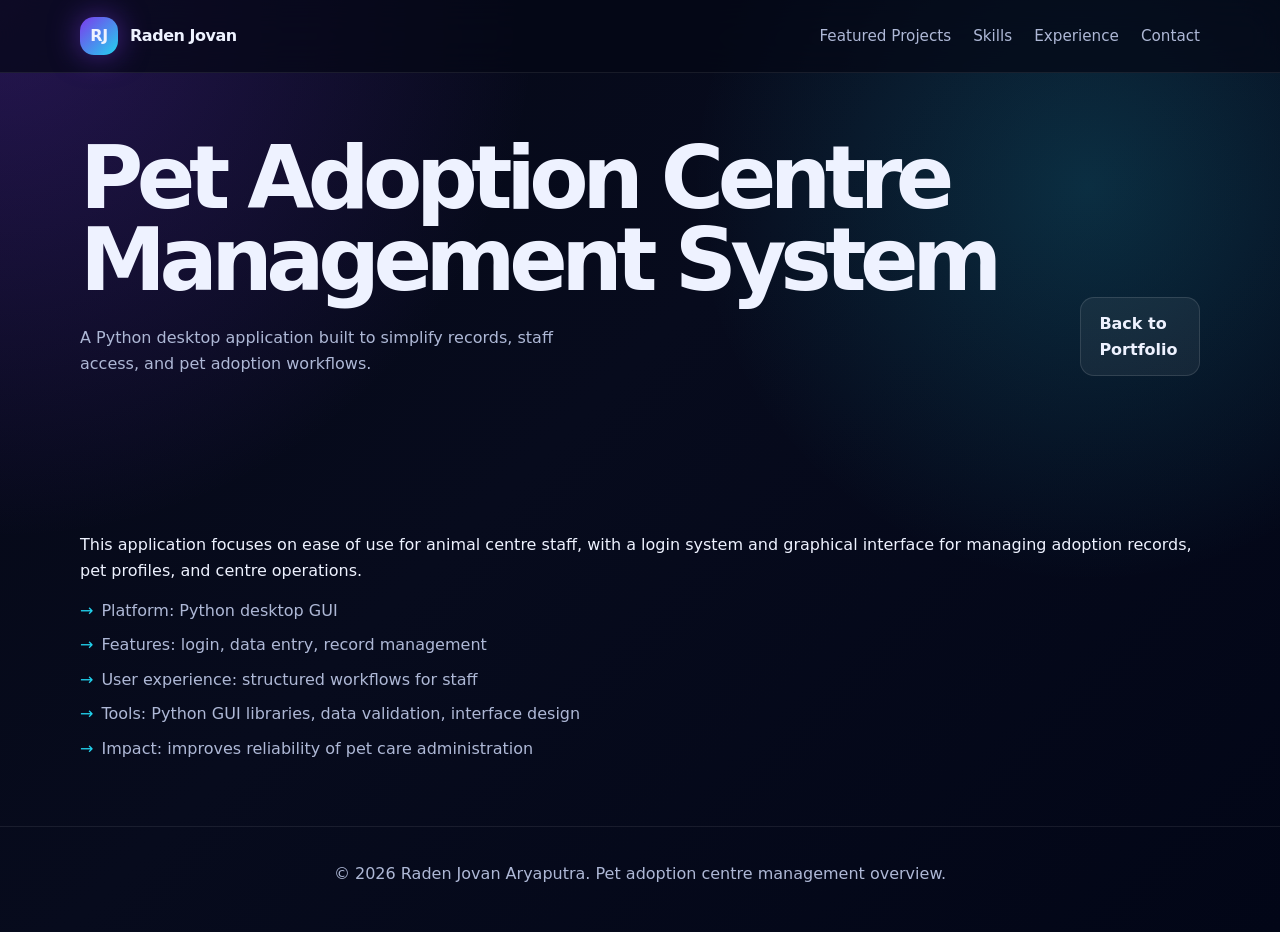
<file: pet-adoption.html>
<!DOCTYPE html>
<html lang="en">
<head>
  <meta charset="UTF-8" />
  <meta name="viewport" content="width=device-width, initial-scale=1.0" />
  <title>Pet Adoption Centre Management | Raden Jovan Aryaputra</title>
  <link rel="stylesheet" href="style.css">
</head>
<body>
  <nav>
    <div class="container nav-inner">
      <a href="index.html#top" class="brand" aria-label="Back to home">
        <span class="brand-mark">RJ</span>
        <span>Raden Jovan</span>
      </a>
      <div class="nav-links">
        <a href="index.html#projects">Featured Projects</a>
        <a href="index.html#skills">Skills</a>
        <a href="index.html#experience">Experience</a>
        <a href="index.html#contact">Contact</a>
      </div>
    </div>
  </nav>

  <main class="container">
    <section class="section-heading">
      <div>
        <h1>Pet Adoption Centre Management System</h1>
        <p>A Python desktop application built to simplify records, staff access, and pet adoption workflows.</p>
      </div>
      <a class="btn btn-secondary" href="index.html#projects">Back to Portfolio</a>
    </section>

    <section class="project-detail">
      <p>This application focuses on ease of use for animal centre staff, with a login system and graphical interface for managing adoption records, pet profiles, and centre operations.</p>
      <ul class="skill-list">
        <li>Platform: Python desktop GUI</li>
        <li>Features: login, data entry, record management</li>
        <li>User experience: structured workflows for staff</li>
        <li>Tools: Python GUI libraries, data validation, interface design</li>
        <li>Impact: improves reliability of pet care administration</li>
      </ul>
    </section>
  </main>

  <footer>
    <div class="container">
      © 2026 Raden Jovan Aryaputra. Pet adoption centre management overview.
    </div>
  </footer>
</body>
</html>
</file>
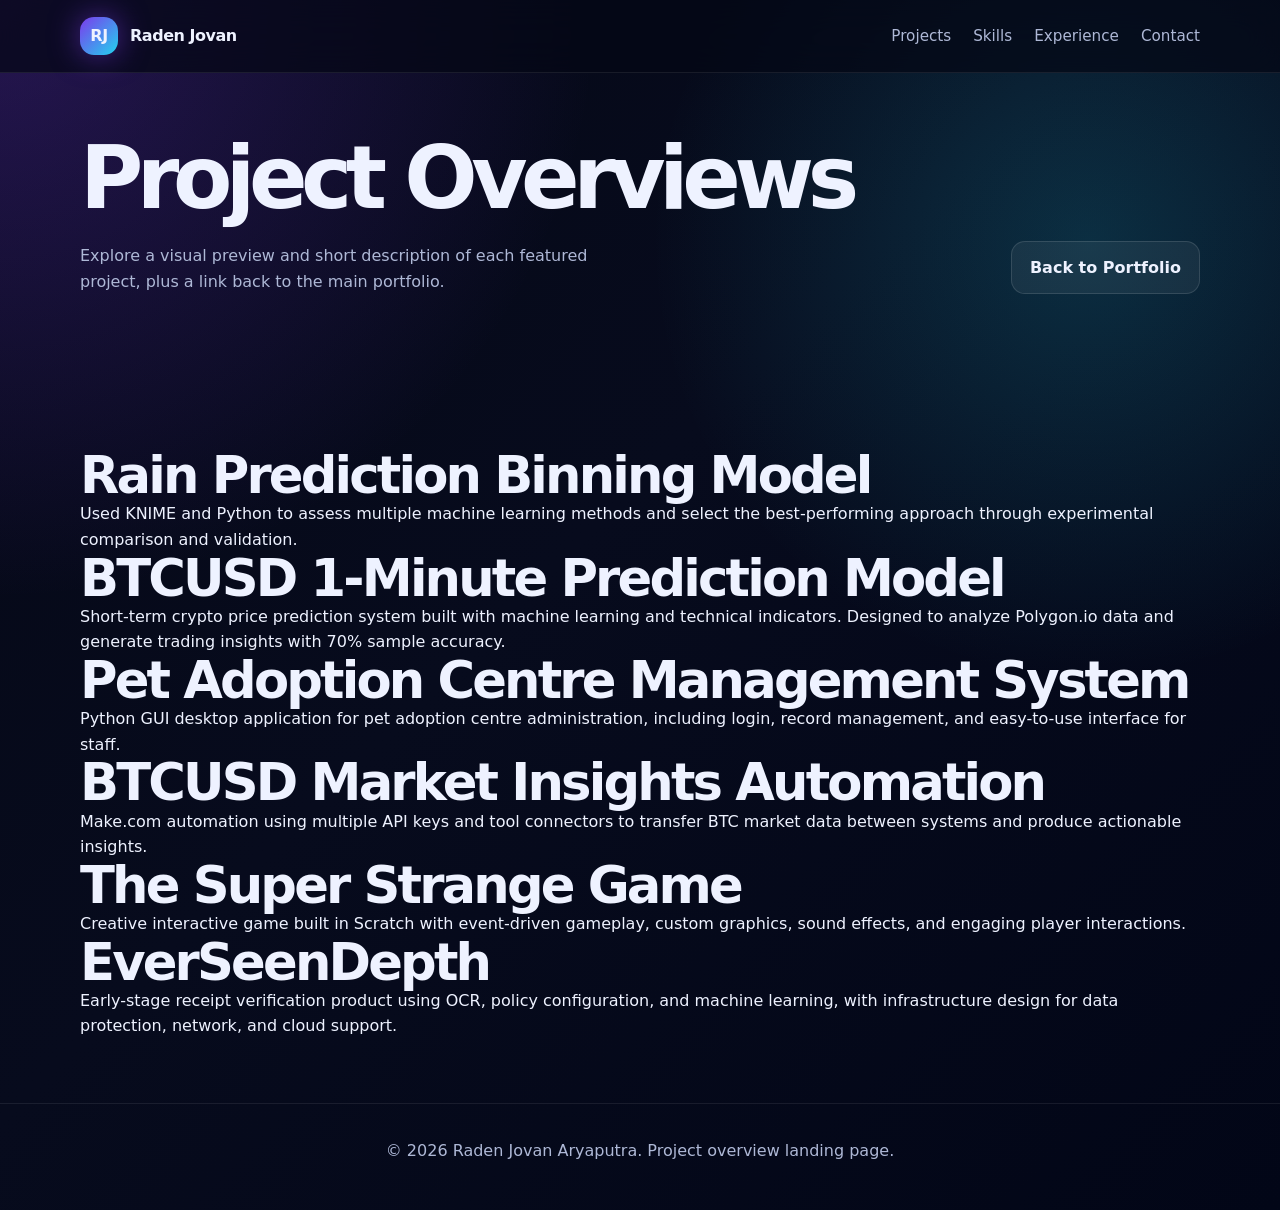
<file: projects.html>
<!DOCTYPE html>
<html lang="en">
<head>
  <meta charset="UTF-8" />
  <meta name="viewport" content="width=device-width, initial-scale=1.0" />
  <title>Project Overviews | Raden Jovan Aryaputra</title>
  <link rel="stylesheet" href="style.css">
</head>
<body>
  <nav>
    <div class="container nav-inner">
      <a href="index.html#top" class="brand" aria-label="Back to home">
        <span class="brand-mark">RJ</span>
        <span>Raden Jovan</span>
      </a>
      <div class="nav-links">
        <a href="index.html#projects">Projects</a>
        <a href="index.html#skills">Skills</a>
        <a href="index.html#experience">Experience</a>
        <a href="index.html#contact">Contact</a>
      </div>
    </div>
  </nav>

  <main class="container">
    <section class="section-heading">
      <div>
        <h1>Project Overviews</h1>
        <p>Explore a visual preview and short description of each featured project, plus a link back to the main portfolio.</p>
      </div>
      <a class="btn btn-secondary" href="index.html#projects">Back to Portfolio</a>
    </section>

    <section class="projects-overview">
      <article id="rain-prediction" class="project-overview-card">
        <h2>Rain Prediction Binning Model</h2>
        <p>Used KNIME and Python to assess multiple machine learning methods and select the best-performing approach through experimental comparison and validation.</p>
      </article>
      <article id="btcusd-prediction" class="project-overview-card">
        <h2>BTCUSD 1-Minute Prediction Model</h2>
        <p>Short-term crypto price prediction system built with machine learning and technical indicators. Designed to analyze Polygon.io data and generate trading insights with 70% sample accuracy.</p>
      </article>
      <article id="pet-adoption" class="project-overview-card">
        <h2>Pet Adoption Centre Management System</h2>
        <p>Python GUI desktop application for pet adoption centre administration, including login, record management, and easy-to-use interface for staff.</p>
      </article>
      <article id="btc-market-automation" class="project-overview-card">
        <h2>BTCUSD Market Insights Automation</h2>
        <p>Make.com automation using multiple API keys and tool connectors to transfer BTC market data between systems and produce actionable insights.</p>
      </article>
      <article id="super-strange-game" class="project-overview-card">
        <h2>The Super Strange Game</h2>
        <p>Creative interactive game built in Scratch with event-driven gameplay, custom graphics, sound effects, and engaging player interactions.</p>
      </article>
      <article id="everseen-depth" class="project-overview-card">
        <h2>EverSeenDepth</h2>
        <p>Early-stage receipt verification product using OCR, policy configuration, and machine learning, with infrastructure design for data protection, network, and cloud support.</p>
      </article>
    </section>
  </main>

  <footer>
    <div class="container">
      © 2026 Raden Jovan Aryaputra. Project overview landing page.
    </div>
  </footer>
</body>
</html>
</file>
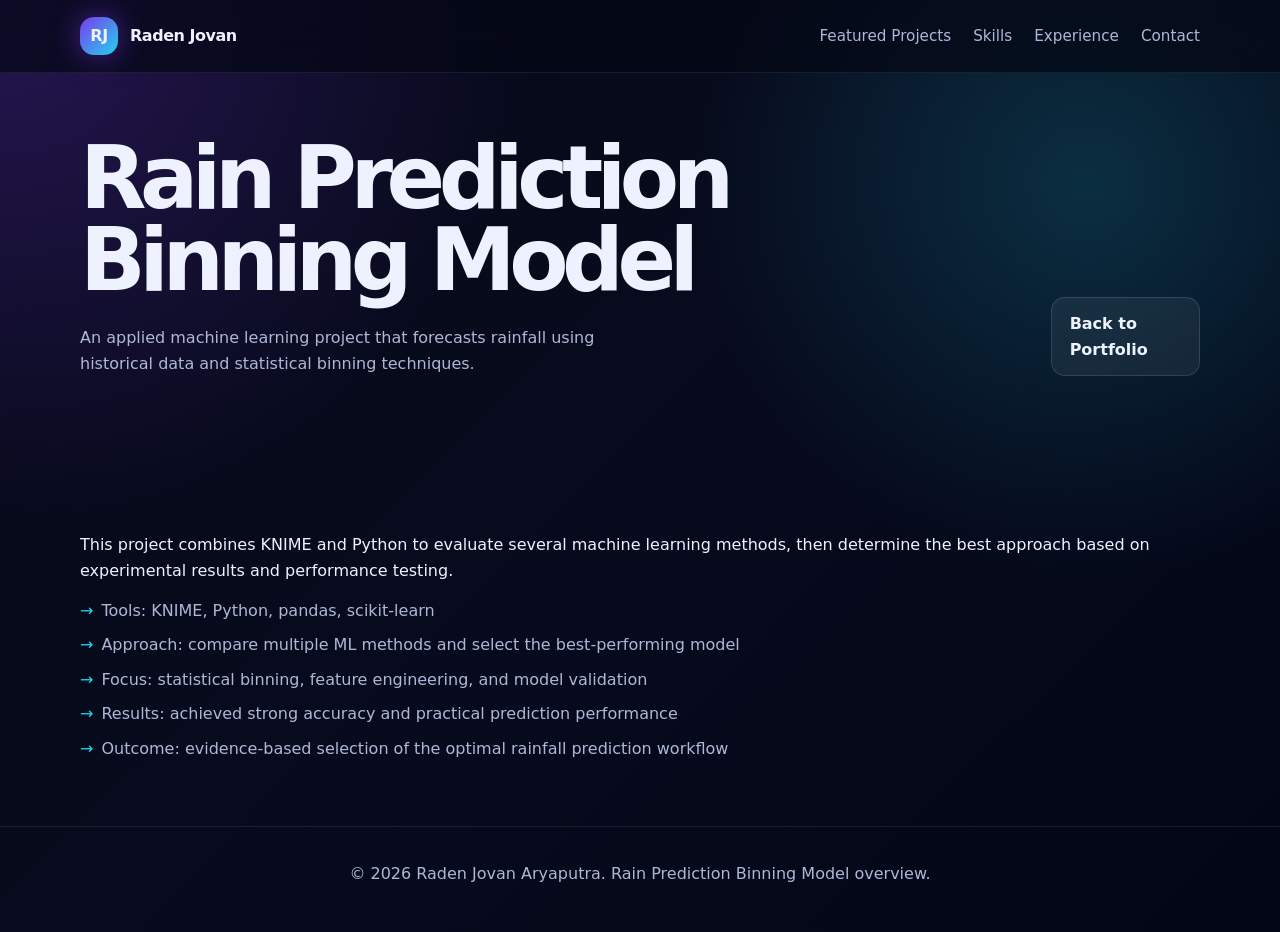
<file: rain-prediction.html>
<!DOCTYPE html>
<html lang="en">
<head>
  <meta charset="UTF-8" />
  <meta name="viewport" content="width=device-width, initial-scale=1.0" />
  <title>Rain Prediction Binning Model | Raden Jovan Aryaputra</title>
  <link rel="stylesheet" href="style.css">
</head>
<body>
  <nav>
    <div class="container nav-inner">
      <a href="index.html#top" class="brand" aria-label="Back to home">
        <span class="brand-mark">RJ</span>
        <span>Raden Jovan</span>
      </a>
      <div class="nav-links">
        <a href="index.html#projects">Featured Projects</a>
        <a href="index.html#skills">Skills</a>
        <a href="index.html#experience">Experience</a>
        <a href="index.html#contact">Contact</a>
      </div>
    </div>
  </nav>

  <main class="container">
    <section class="section-heading">
      <div>
        <h1>Rain Prediction Binning Model</h1>
        <p>An applied machine learning project that forecasts rainfall using historical data and statistical binning techniques.</p>
      </div>
      <a class="btn btn-secondary" href="index.html#projects">Back to Portfolio</a>
    </section>

    <section class="project-detail">
      <p>This project combines KNIME and Python to evaluate several machine learning methods, then determine the best approach based on experimental results and performance testing.</p>
      <ul class="skill-list">
        <li>Tools: KNIME, Python, pandas, scikit-learn</li>
        <li>Approach: compare multiple ML methods and select the best-performing model</li>
        <li>Focus: statistical binning, feature engineering, and model validation</li>
        <li>Results: achieved strong accuracy and practical prediction performance</li>
        <li>Outcome: evidence-based selection of the optimal rainfall prediction workflow</li>
      </ul>
    </section>
  </main>

  <footer>
    <div class="container">
      © 2026 Raden Jovan Aryaputra. Rain Prediction Binning Model overview.
    </div>
  </footer>
</body>
</html>
</file>
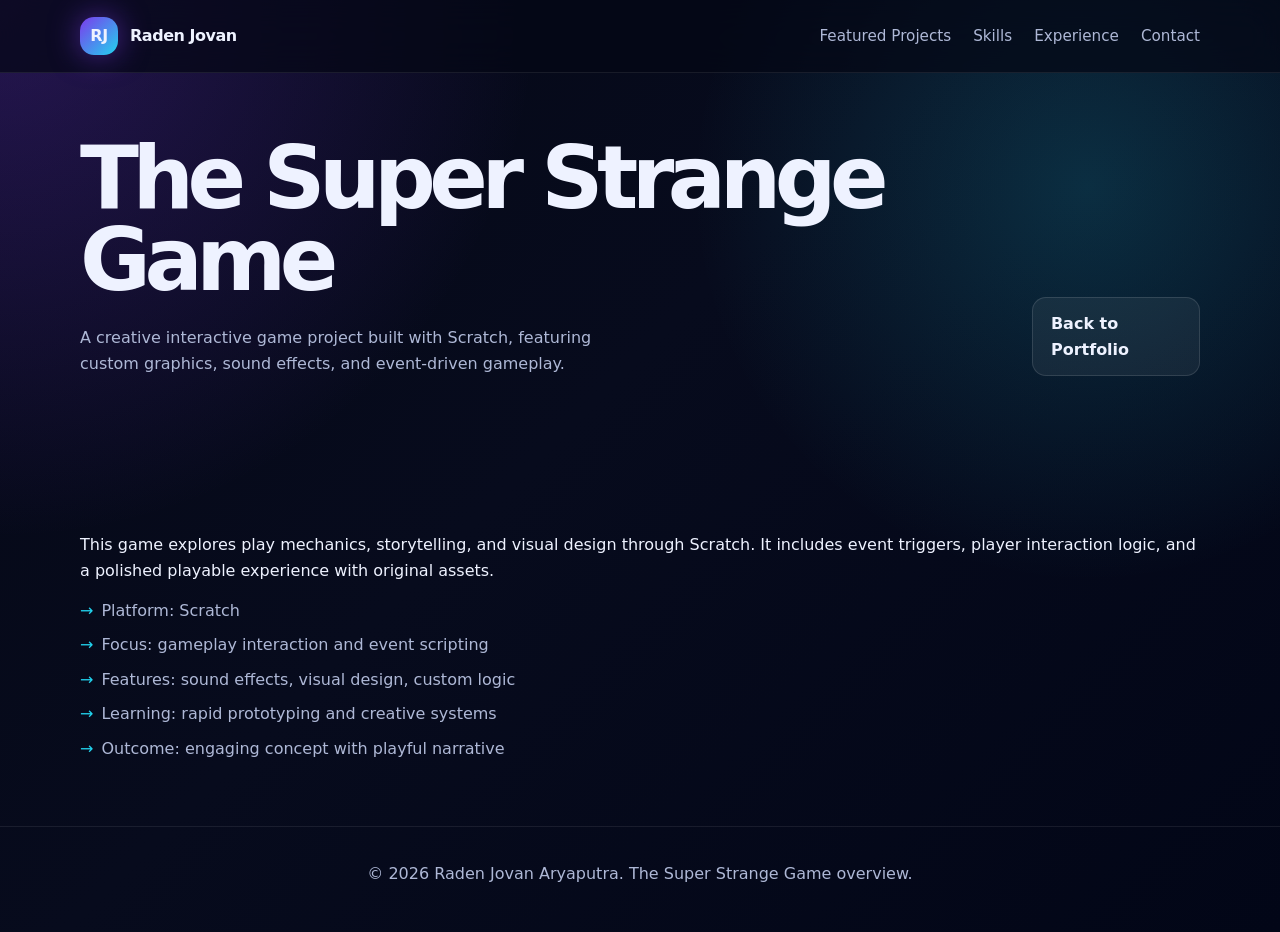
<file: super-strange-game.html>
<!DOCTYPE html>
<html lang="en">
<head>
  <meta charset="UTF-8" />
  <meta name="viewport" content="width=device-width, initial-scale=1.0" />
  <title>The Super Strange Game | Raden Jovan Aryaputra</title>
  <link rel="stylesheet" href="style.css">
</head>
<body>
  <nav>
    <div class="container nav-inner">
      <a href="index.html#top" class="brand" aria-label="Back to home">
        <span class="brand-mark">RJ</span>
        <span>Raden Jovan</span>
      </a>
      <div class="nav-links">
        <a href="index.html#projects">Featured Projects</a>
        <a href="index.html#skills">Skills</a>
        <a href="index.html#experience">Experience</a>
        <a href="index.html#contact">Contact</a>
      </div>
    </div>
  </nav>

  <main class="container">
    <section class="section-heading">
      <div>
        <h1>The Super Strange Game</h1>
        <p>A creative interactive game project built with Scratch, featuring custom graphics, sound effects, and event-driven gameplay.</p>
      </div>
      <a class="btn btn-secondary" href="index.html#projects">Back to Portfolio</a>
    </section>

    <section class="project-detail">
      <p>This game explores play mechanics, storytelling, and visual design through Scratch. It includes event triggers, player interaction logic, and a polished playable experience with original assets.</p>
      <ul class="skill-list">
        <li>Platform: Scratch</li>
        <li>Focus: gameplay interaction and event scripting</li>
        <li>Features: sound effects, visual design, custom logic</li>
        <li>Learning: rapid prototyping and creative systems</li>
        <li>Outcome: engaging concept with playful narrative</li>
      </ul>
    </section>
  </main>

  <footer>
    <div class="container">
      © 2026 Raden Jovan Aryaputra. The Super Strange Game overview.
    </div>
  </footer>
</body>
</html>
</file>
<file: style.css>
:root {
      --bg: #050816;
      --bg-soft: #0b1024;
      --card: rgba(255, 255, 255, 0.07);
      --card-border: rgba(255, 255, 255, 0.12);
      --text: #eef2ff;
      --muted: #aeb8d6;
      --accent: #7c3aed;
      --accent-2: #22d3ee;
      --success: #34d399;
      --shadow: 0 24px 80px rgba(0, 0, 0, 0.35);
    }

    * {
      box-sizing: border-box;
      margin: 0;
      padding: 0;
    }

    html {
      scroll-behavior: smooth;
    }

    body {
      font-family: Inter, ui-sans-serif, system-ui, -apple-system, BlinkMacSystemFont, "Segoe UI", sans-serif;
      background:
        radial-gradient(circle at top left, rgba(124, 58, 237, 0.28), transparent 34%),
        radial-gradient(circle at 85% 20%, rgba(34, 211, 238, 0.18), transparent 30%),
        linear-gradient(135deg, #050816 0%, #070b1d 45%, #020617 100%);
      color: var(--text);
      line-height: 1.6;
      min-height: 100vh;
    }

    a {
      color: inherit;
      text-decoration: none;
    }

    .container {
      width: min(1120px, calc(100% - 40px));
      margin: 0 auto;
    }

    nav {
      position: sticky;
      top: 0;
      z-index: 20;
      backdrop-filter: blur(18px);
      background: rgba(5, 8, 22, 0.72);
      border-bottom: 1px solid rgba(255, 255, 255, 0.08);
    }

    .nav-inner {
      display: flex;
      justify-content: space-between;
      align-items: center;
      min-height: 72px;
    }

    .brand {
      display: flex;
      align-items: center;
      gap: 12px;
      font-weight: 800;
      letter-spacing: -0.03em;
    }

    .brand-mark {
      width: 38px;
      height: 38px;
      border-radius: 14px;
      display: grid;
      place-items: center;
      background: linear-gradient(135deg, var(--accent), var(--accent-2));
      box-shadow: 0 0 30px rgba(124, 58, 237, 0.55);
    }

    .nav-links {
      display: flex;
      gap: 22px;
      color: var(--muted);
      font-size: 0.95rem;
    }

    .nav-links a:hover {
      color: var(--text);
    }

    .hero {
      padding: 92px 0 64px;
      display: grid;
      grid-template-columns: 1.15fr 0.85fr;
      gap: 48px;
      align-items: center;
    }

    .eyebrow {
      display: inline-flex;
      align-items: center;
      gap: 8px;
      padding: 8px 14px;
      border: 1px solid var(--card-border);
      border-radius: 999px;
      background: rgba(255, 255, 255, 0.06);
      color: var(--muted);
      font-size: 0.9rem;
      margin-bottom: 22px;
    }

    .pulse {
      width: 8px;
      height: 8px;
      border-radius: 999px;
      background: var(--success);
      box-shadow: 0 0 0 8px rgba(52, 211, 153, 0.12);
    }

    h1 {
      font-size: clamp(2.65rem, 7vw, 5.4rem);
      line-height: 0.95;
      letter-spacing: -0.075em;
      margin-bottom: 24px;
    }

    .gradient-text {
      background: linear-gradient(90deg, #ffffff, #c4b5fd, #67e8f9);
      -webkit-background-clip: text;
      background-clip: text;
      color: transparent;
    }

    .hero p {
      color: var(--muted);
      font-size: 1.1rem;
      max-width: 680px;
      margin-bottom: 30px;
    }

    .cta-row {
      display: flex;
      flex-wrap: wrap;
      gap: 14px;
      margin-bottom: 34px;
    }

    .btn {
      display: inline-flex;
      align-items: center;
      justify-content: center;
      padding: 13px 18px;
      border-radius: 14px;
      font-weight: 700;
      transition: transform 180ms ease, border-color 180ms ease, background 180ms ease;
    }

    .btn:hover {
      transform: translateY(-2px);
    }

    .btn-primary {
      background: linear-gradient(135deg, var(--accent), #2563eb);
      box-shadow: 0 18px 44px rgba(124, 58, 237, 0.3);
    }

    .btn-secondary {
      border: 1px solid var(--card-border);
      background: rgba(255, 255, 255, 0.06);
      color: var(--text);
    }

    .stats {
      display: grid;
      grid-template-columns: repeat(3, 1fr);
      gap: 12px;
      max-width: 680px;
    }

    .stat {
      padding: 16px;
      border: 1px solid var(--card-border);
      border-radius: 18px;
      background: rgba(255, 255, 255, 0.055);
    }

    .stat strong {
      display: block;
      font-size: 1.35rem;
    }

    .stat span {
      color: var(--muted);
      font-size: 0.88rem;
    }

    .hero-card {
      position: relative;
      padding: 24px;
      border: 1px solid var(--card-border);
      border-radius: 30px;
      background: linear-gradient(180deg, rgba(255,255,255,0.1), rgba(255,255,255,0.045));
      box-shadow: var(--shadow);
      overflow: hidden;
    }

    .hero-card::before {
      content: "";
      position: absolute;
      inset: -120px -80px auto auto;
      width: 240px;
      height: 240px;
      background: radial-gradient(circle, rgba(34,211,238,0.3), transparent 68%);
    }

    .terminal {
      position: relative;
      background: rgba(2, 6, 23, 0.88);
      border: 1px solid rgba(255,255,255,0.11);
      border-radius: 22px;
      overflow: hidden;
    }

    .terminal-bar {
      display: flex;
      gap: 8px;
      padding: 14px;
      border-bottom: 1px solid rgba(255,255,255,0.08);
      background: rgba(255,255,255,0.035);
    }

    .dot {
      width: 11px;
      height: 11px;
      border-radius: 50%;
      background: rgba(255,255,255,0.35);
    }

    .terminal-body {
      padding: 22px;
      font-family: "SFMono-Regular", Consolas, Monaco, monospace;
      font-size: 0.9rem;
      color: #c4b5fd;
    }

    .terminal-body p {
      margin: 0 0 12px;
      color: #dbeafe;
    }

    .terminal-body .comment {
      color: #94a3b8;
    }

    section {
      padding: 64px 0;
    }

    .section-heading {
      display: flex;
      justify-content: space-between;
      align-items: end;
      gap: 24px;
      margin-bottom: 28px;
    }

    h2 {
      font-size: clamp(2rem, 4vw, 3.2rem);
      letter-spacing: -0.055em;
      line-height: 1;
    }

    .section-heading p {
      color: var(--muted);
      max-width: 520px;
    }

    .grid {
      display: grid;
      gap: 18px;
    }

    .projects-grid {
      grid-template-columns: repeat(3, 1fr);
    }

    .project-card {
      display: grid;
      gap: 18px;
    }

    .project-thumb {
      position: relative;
      min-height: 190px;
      border-radius: 22px;
      overflow: hidden;
      background: rgba(255, 255, 255, 0.04);
      border: 1px solid rgba(255, 255, 255, 0.08);
    }

    .project-thumb::after {
      content: "";
      position: absolute;
      inset: 0;
      background: linear-gradient(180deg, rgba(7, 10, 25, 0.05), rgba(5, 8, 22, 0.8));
      pointer-events: none;
    }

    .project-label {
      position: absolute;
      left: 16px;
      top: 16px;
      z-index: 2;
      padding: 8px 12px;
      border-radius: 999px;
      background: rgba(124, 58, 237, 0.22);
      color: #f8f4ff;
      font-size: 0.78rem;
      border: 1px solid rgba(196, 181, 253, 0.18);
      backdrop-filter: blur(8px);
    }

    .project-preview {
      width: 100%;
      height: 100%;
      position: absolute;
      inset: 0;
      background-size: cover;
      background-position: center;
      filter: saturate(0.95) brightness(0.92);
      transition: transform 220ms ease;
    }

    .project-cta {
      position: absolute;
      left: 50%;
      top: 50%;
      transform: translate(-50%, -50%) scale(0.95);
      opacity: 0;
      padding: 12px 18px;
      border-radius: 999px;
      background: rgba(16, 26, 60, 0.95);
      color: #e0e7ff;
      font-weight: 700;
      border: 1px solid rgba(255, 255, 255, 0.18);
      transition: opacity 180ms ease, transform 180ms ease, box-shadow 180ms ease;
      z-index: 1;
    }

    .project-thumb:hover .project-preview {
      transform: scale(1.05);
    }

    .project-thumb:hover .project-cta {
      opacity: 1;
      transform: translate(-50%, -50%) scale(1);
      box-shadow: 0 20px 40px rgba(0, 0, 0, 0.3);
    }

    .card {
      border: 1px solid var(--card-border);
      border-radius: 24px;
      background: var(--card);
      padding: 22px;
      transition: transform 180ms ease, border-color 180ms ease, background 180ms ease;
    }

    .card:hover {
      transform: translateY(-5px);
      border-color: rgba(125, 211, 252, 0.35);
      background: rgba(255, 255, 255, 0.09);
    }

    .tag {
      display: inline-flex;
      width: fit-content;
      padding: 6px 10px;
      border-radius: 999px;
      background: rgba(124, 58, 237, 0.17);
      color: #ddd6fe;
      font-size: 0.78rem;
      margin-bottom: 18px;
      border: 1px solid rgba(196, 181, 253, 0.18);
    }

    .card h3 {
      font-size: 1.22rem;
      margin-bottom: 10px;
      letter-spacing: -0.025em;
    }

    .card p {
      color: var(--muted);
      font-size: 0.96rem;
    }

    .skills-grid {
      grid-template-columns: repeat(4, 1fr);
    }

    .skill-list {
      list-style: none;
      display: grid;
      gap: 9px;
      color: var(--muted);
      margin-top: 14px;
    }

    .skill-list li::before {
      content: "→";
      color: var(--accent-2);
      margin-right: 8px;
    }

    .experience-grid {
      grid-template-columns: 1fr 1fr;
    }

    .timeline-item {
      display: grid;
      gap: 8px;
    }

    .timeline-item small {
      color: #93c5fd;
      font-weight: 700;
    }

    .contact-panel {
      padding: 34px;
      border: 1px solid var(--card-border);
      border-radius: 30px;
      background: linear-gradient(135deg, rgba(124, 58, 237, 0.16), rgba(34, 211, 238, 0.09));
      display: grid;
      grid-template-columns: 1.2fr 0.8fr;
      gap: 28px;
      align-items: center;
      box-shadow: var(--shadow);
    }

    .contact-panel p {
      color: var(--muted);
      margin-top: 12px;
    }

    .contact-links {
      display: grid;
      gap: 12px;
    }

    .contact-link {
      padding: 14px 16px;
      border: 1px solid var(--card-border);
      border-radius: 16px;
      background: rgba(255,255,255,0.06);
      color: var(--text);
      word-break: break-word;
    }

    footer {
      padding: 34px 0 46px;
      color: var(--muted);
      text-align: center;
      border-top: 1px solid rgba(255,255,255,0.08);
    }

    @media (max-width: 880px) {
      .hero,
      .contact-panel {
        grid-template-columns: 1fr;
      }

      .projects-grid,
      .skills-grid,
      .experience-grid {
        grid-template-columns: 1fr 1fr;
      }

      .section-heading {
        align-items: start;
        flex-direction: column;
      }
    }

    @media (max-width: 640px) {
      .nav-links {
        display: none;
      }

      .hero {
        padding-top: 62px;
      }

      .stats,
      .projects-grid,
      .skills-grid,
      .experience-grid {
        grid-template-columns: 1fr;
      }

      .container {
        width: min(100% - 28px, 1120px);
      }
    }
</file>
